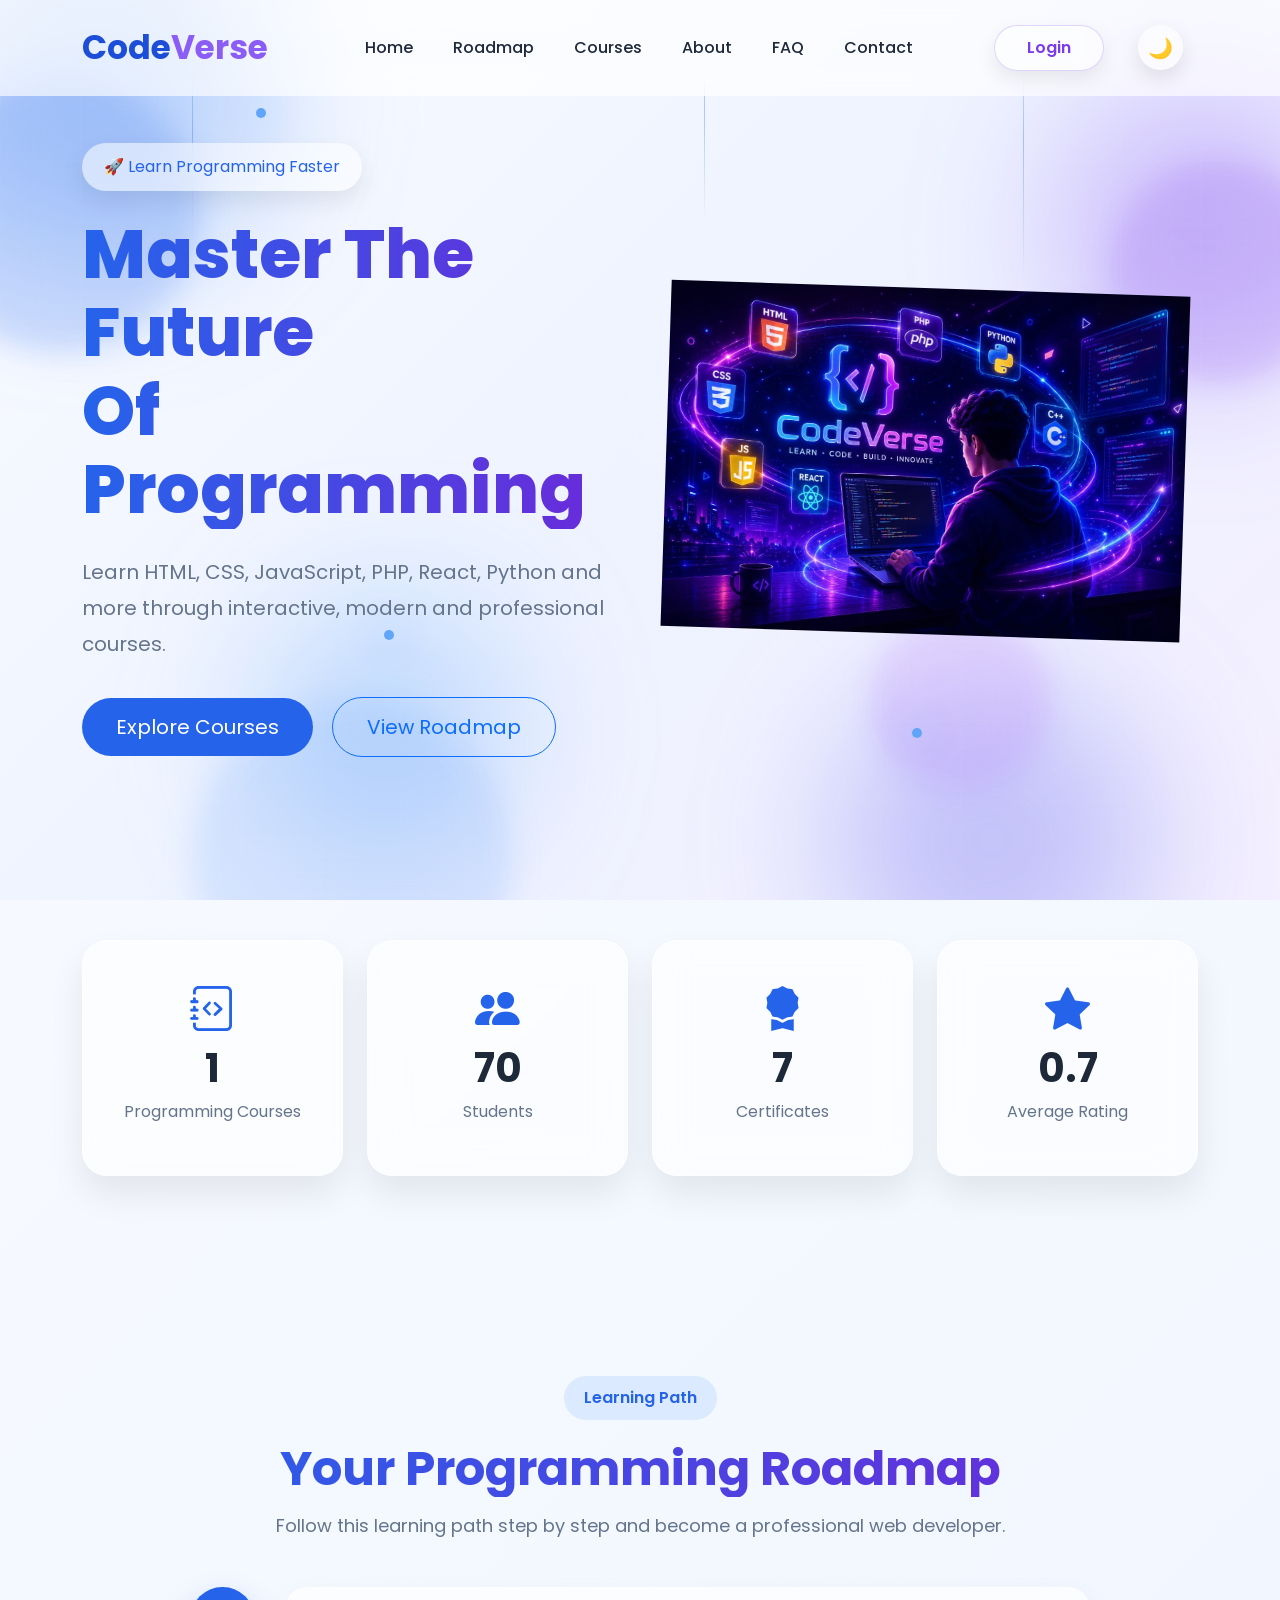
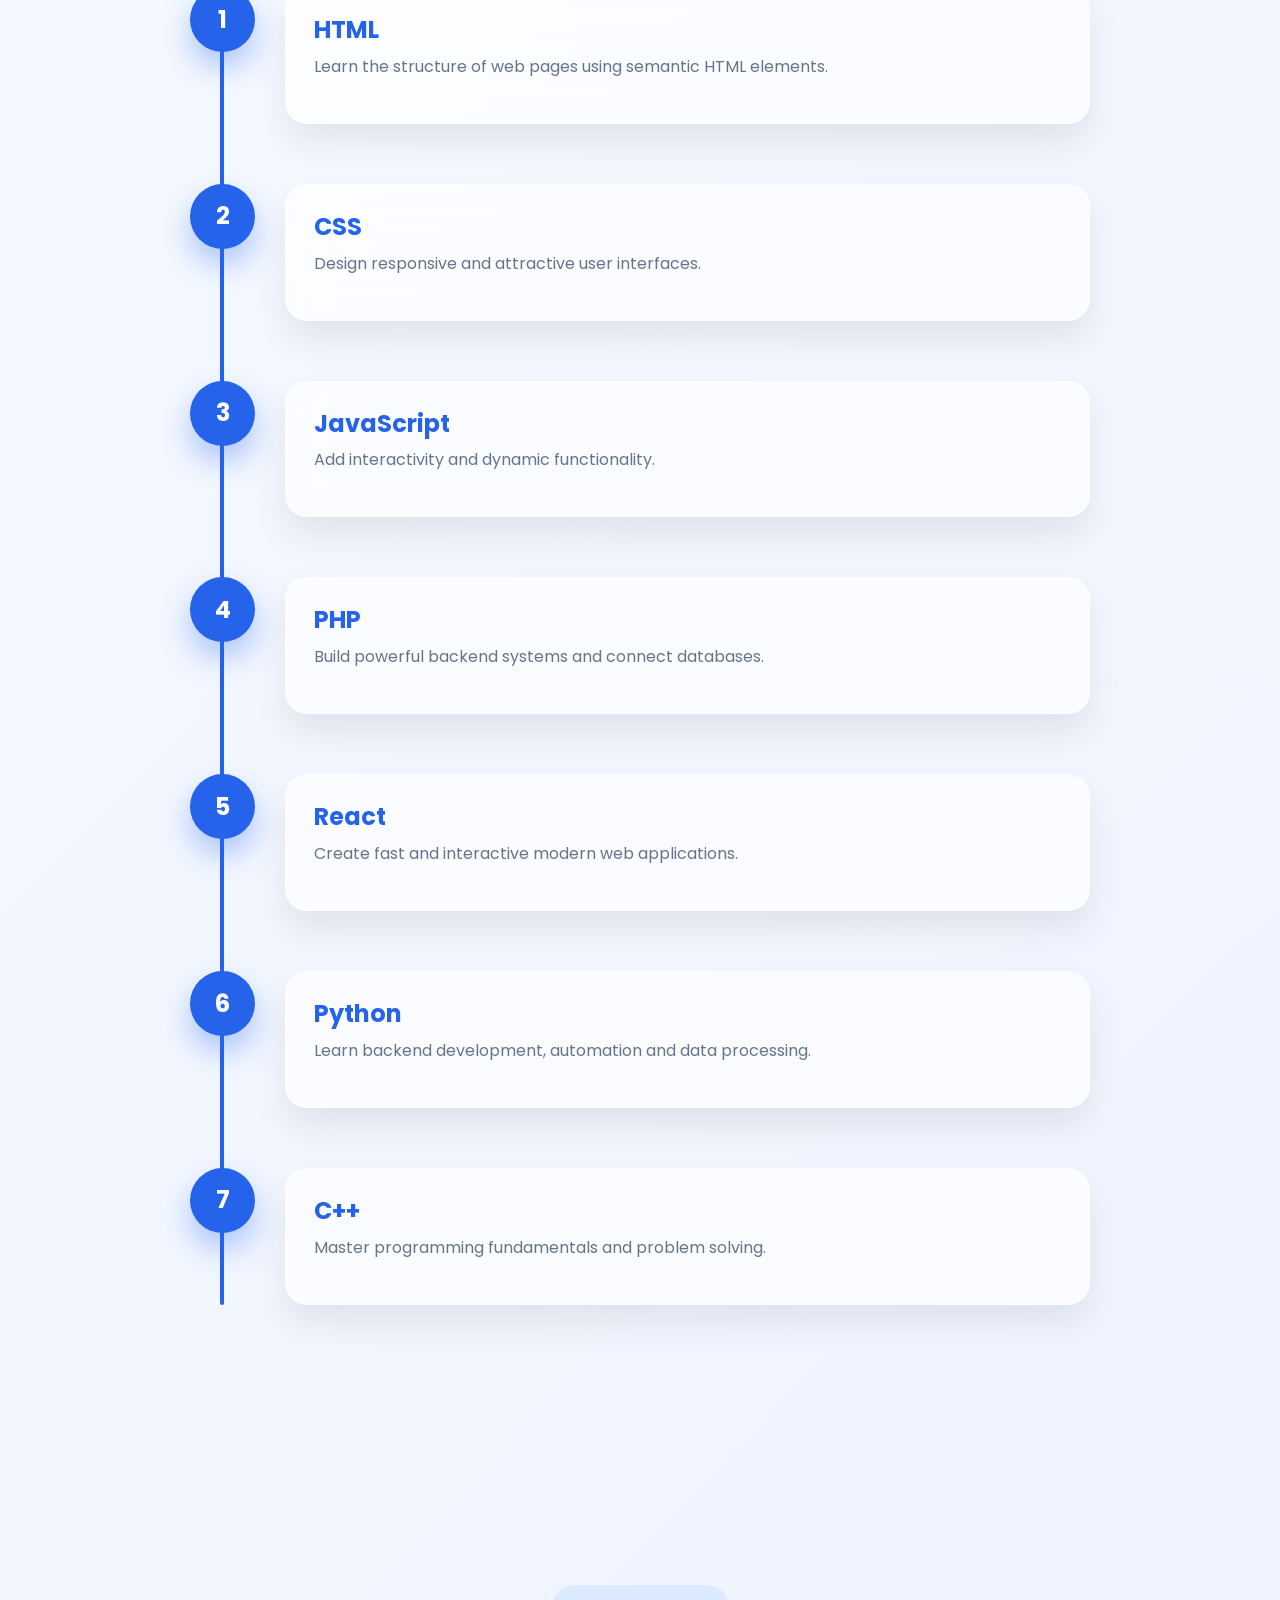
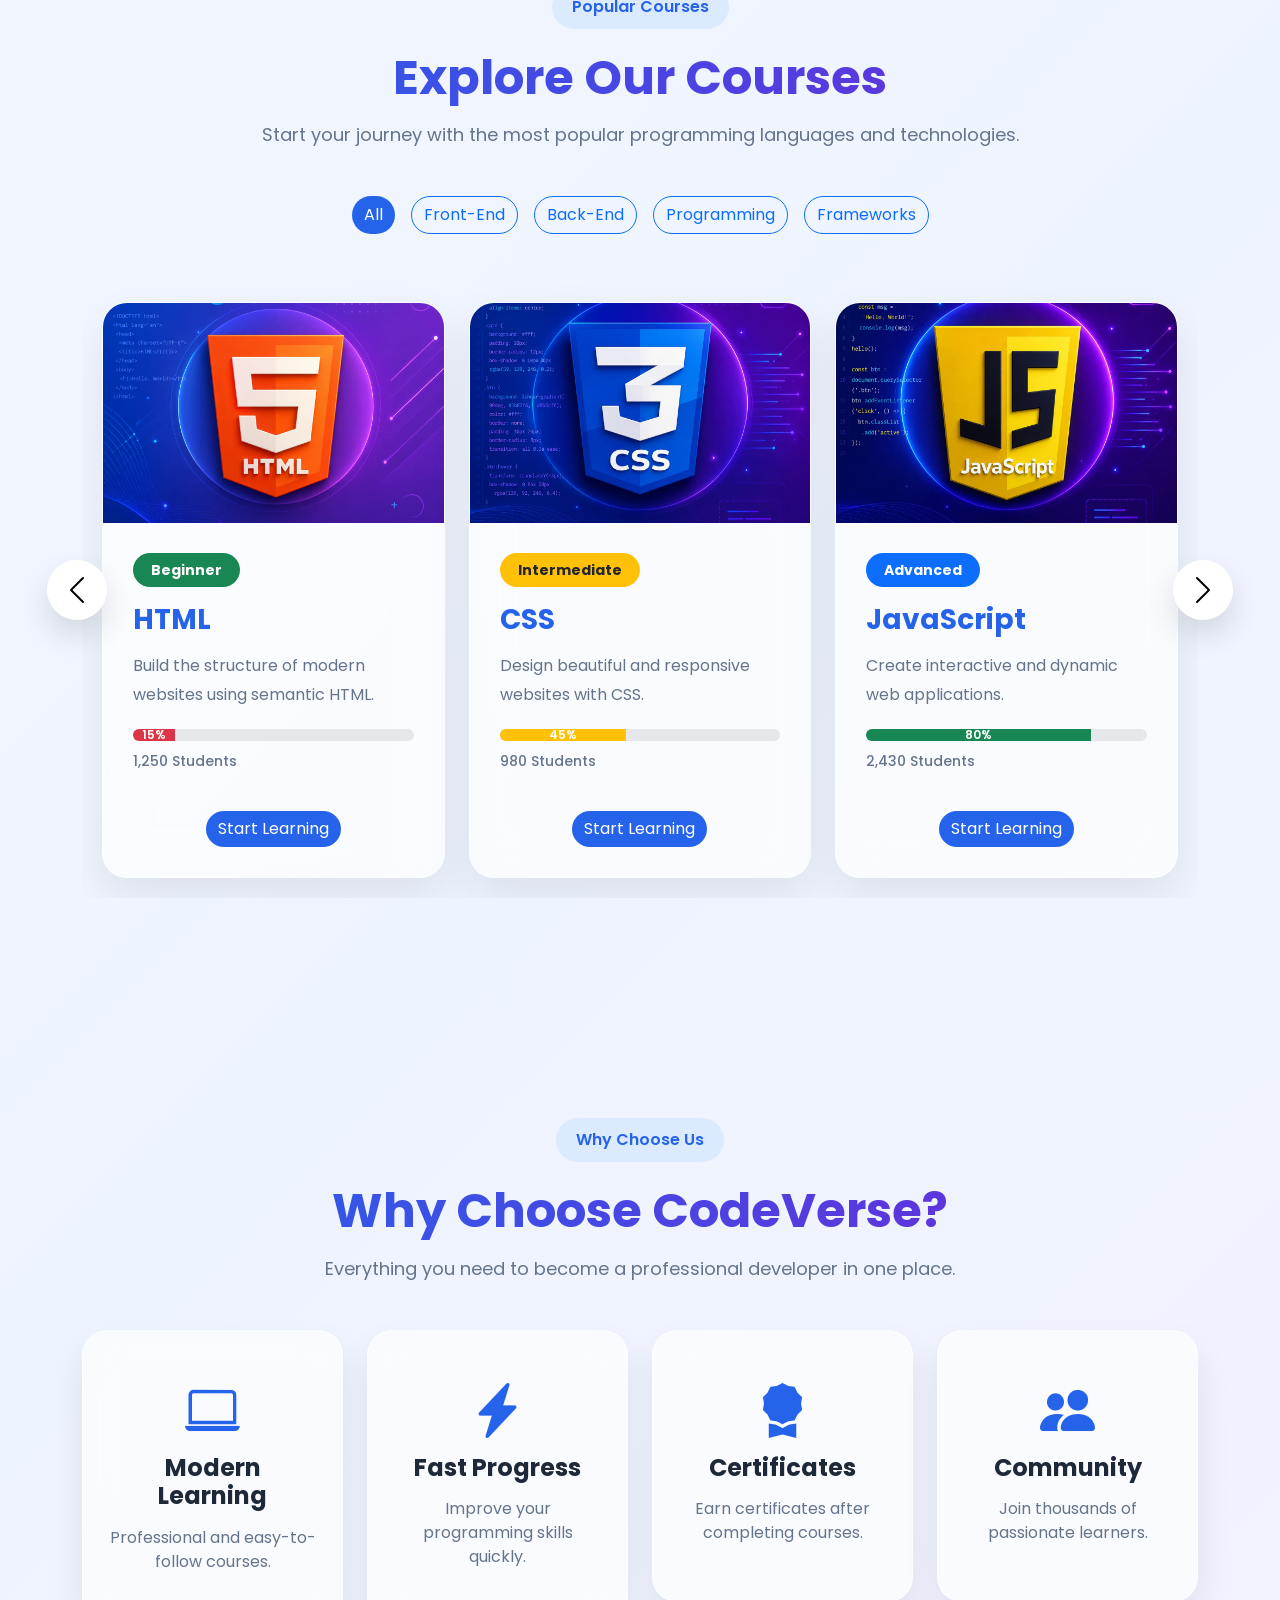
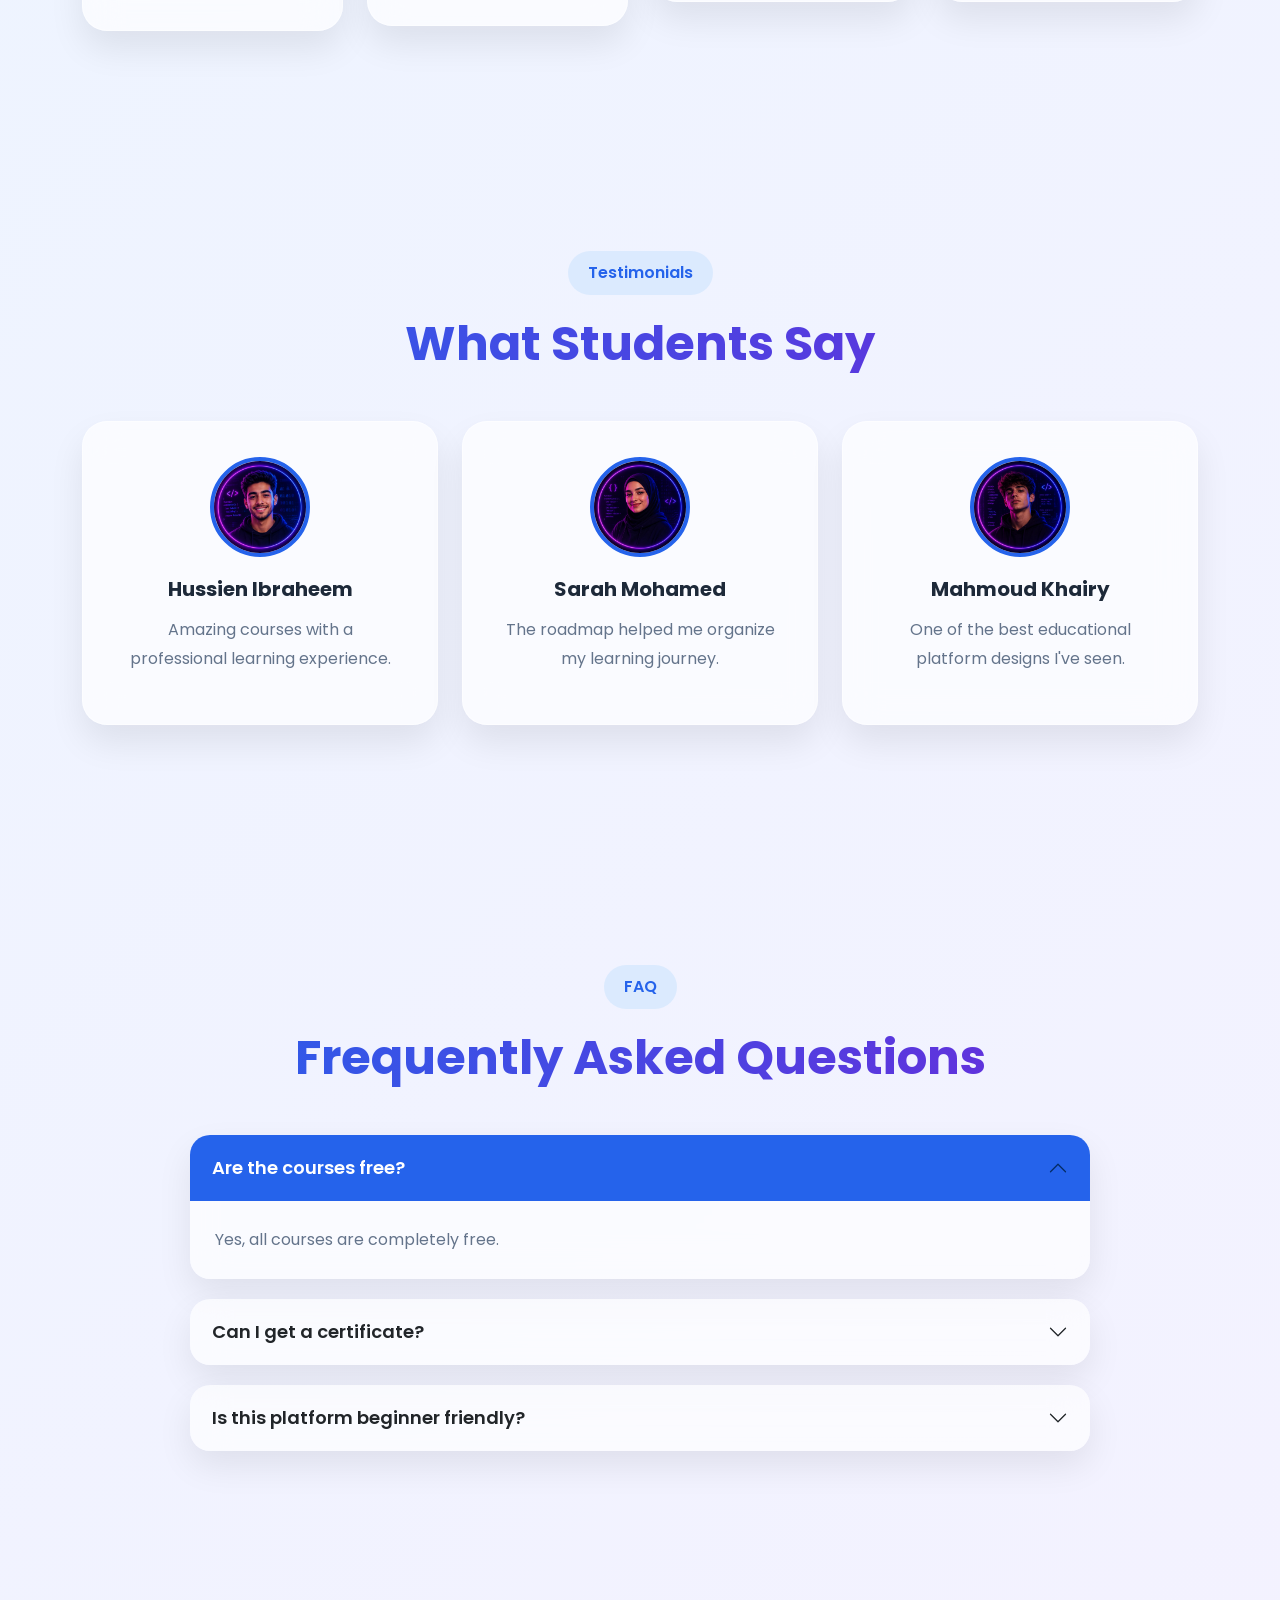
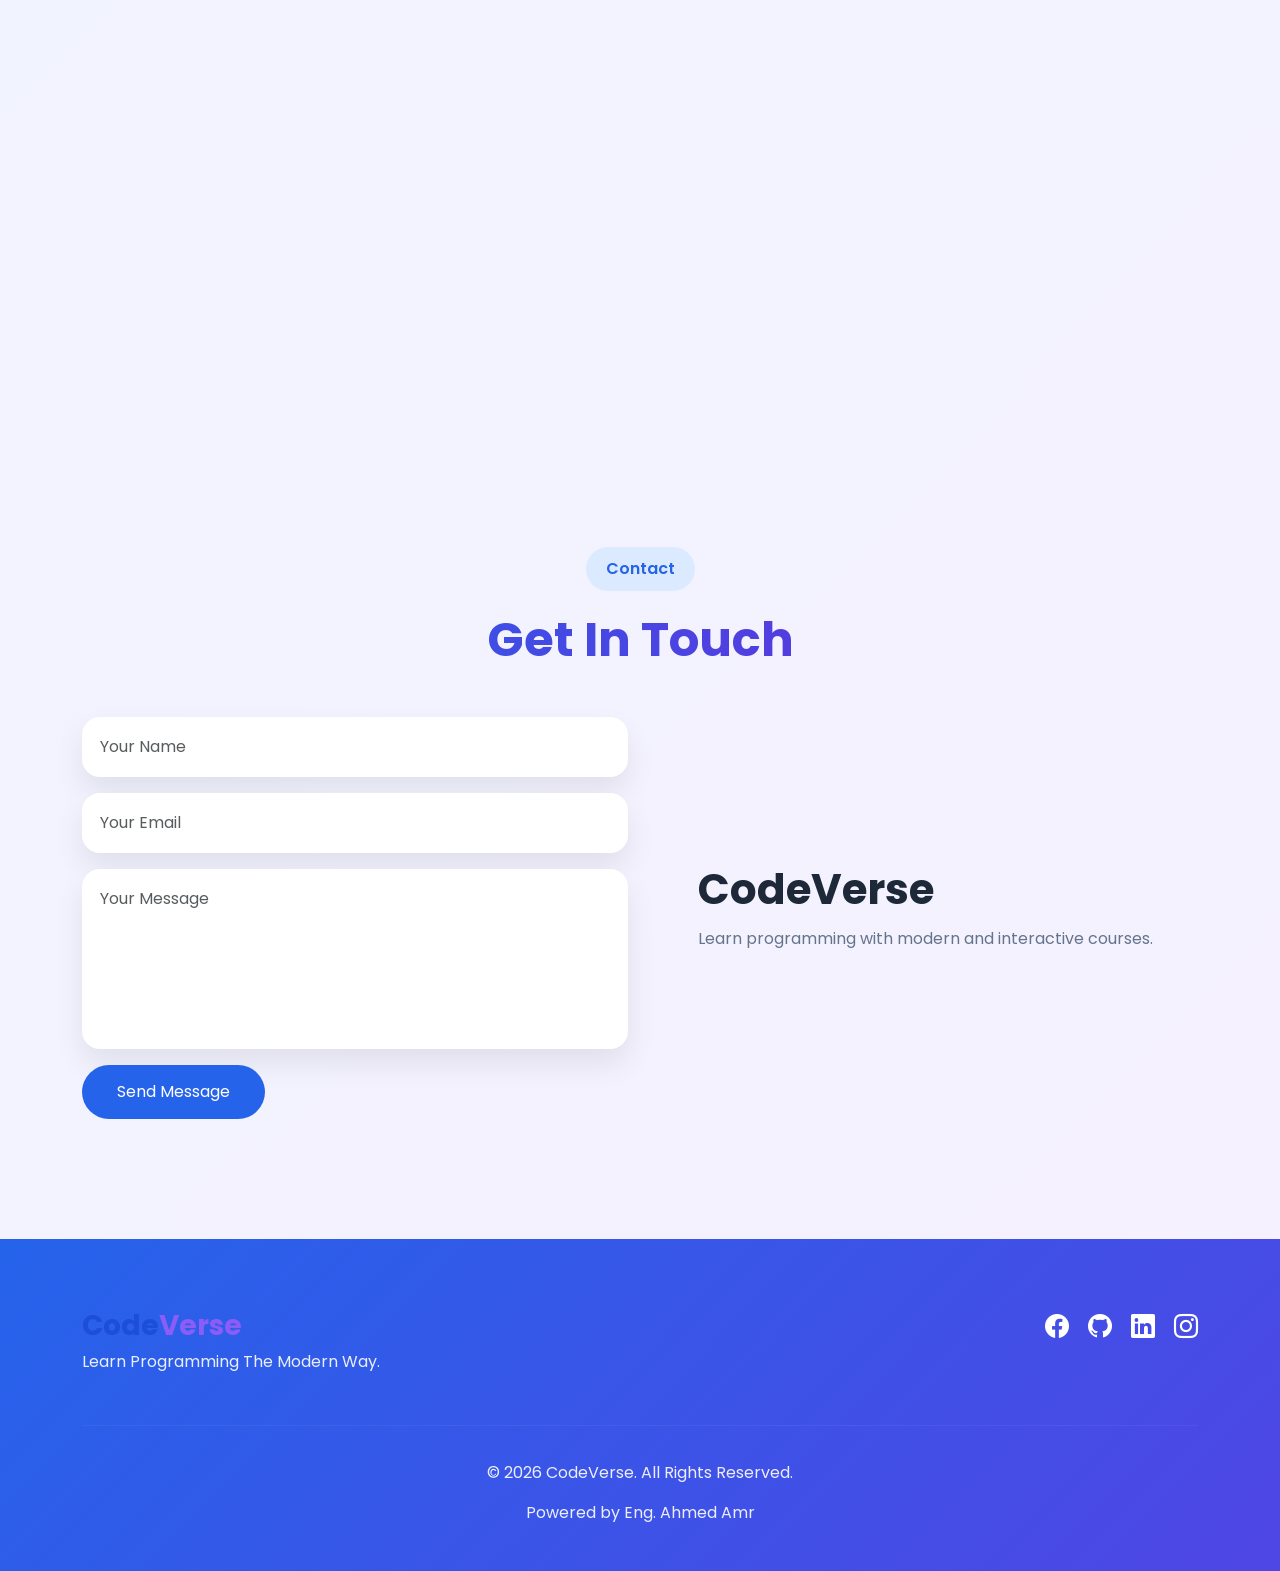
<file: index.html>
<!DOCTYPE html>
<html lang="en">

<head>
    <meta charset="UTF-8">
    <meta name="viewport" content="width=device-width, initial-scale=1.0">
    <title>CodeVerse | Learn Programming</title>


    <link rel="icon" type="image/svg+xml" href="favicon.svg">



    <link rel="stylesheet" href="https://cdn.jsdelivr.net/npm/bootstrap-icons@1.13.1/font/bootstrap-icons.min.css">
    <link href="https://cdn.jsdelivr.net/npm/bootstrap@5.3.8/dist/css/bootstrap.min.css" rel="stylesheet">
    <link href="https://cdn.jsdelivr.net/npm/bootstrap@5.3.8/dist/css/bootstrap.min.css" rel="stylesheet"
        integrity="sha384-sRIl4kxILFvY47J16cr9ZwB07vP4J8+LH7qKQnuqkuIAvNWLzeN8tE5YBujZqJLB" crossorigin="anonymous">
    <link rel="stylesheet" href="https://cdn.jsdelivr.net/npm/bootstrap-icons@1.11.3/font/bootstrap-icons.min.css">

    <link rel="preconnect" href="https://fonts.googleapis.com">
    <link rel="preconnect" href="https://fonts.gstatic.com" crossorigin>

    <link href="https://fonts.googleapis.com/css2?family=Poppins:wght@300;400;500;600;700;800&display=swap"
        rel="stylesheet">

    <link rel="stylesheet" href="CSS/home.css">
</head>

<body>



    <div class="background-animation">
        <span class="blob b1"></span>
        <span class="blob b2"></span>
        <span class="blob b3"></span>
        <span class="blob b4"></span>
        <span class="blob b5"></span>

        <div class="grid"></div>

        <span class="dot d1"></span>
        <span class="dot d2"></span>
        <span class="dot d3"></span>
        <span class="dot d4"></span>
        <span class="dot d5"></span>
        <span class="dot d6"></span>
    </div>

    <div id="splash-screen">

        <div class="logo-animation">

            <h1>
                <span class="code">Code</span><span class="verse">Verse</span>
            </h1>

            <p>Master The Future Of Programming</p>

            <div class="loading-bar">

                <div class="loading"></div>

            </div>

        </div>

    </div>

    <div class="background">

        <span class="circle circle1"></span>
        <span class="circle circle2"></span>
        <span class="circle circle3"></span>
        <span class="circle circle4"></span>

        <span class="line line1"></span>
        <span class="line line2"></span>
        <span class="line line3"></span>

    </div>
    <header>
        <nav class="navbar navbar-expand-lg fixed-top">

            <div class="container">

                <a class="navbar-brand" href="#">

                    <span class="logo-code">Code</span><span class="logo-verse">Verse</span>

                </a>

                <button class="navbar-toggler" type="button" data-bs-toggle="collapse" data-bs-target="#navbarNav">

                    <span class="navbar-toggler-icon"></span>

                </button>

                <div class="collapse navbar-collapse" id="navbarNav">

                    <ul class="navbar-nav mx-auto">

                        <li class="nav-item">
                            <a class="nav-link active" href="#">Home</a>
                        </li>

                        <li class="nav-item">
                            <a class="nav-link" href="#roadmap">Roadmap</a>
                        </li>

                        <li class="nav-item">
                            <a class="nav-link" href="#courses">Courses</a>
                        </li>

                        <li class="nav-item">
                            <a class="nav-link" href="#about">About</a>
                        </li>

                        <li class="nav-item">
                            <a class="nav-link" href="#faq">FAQ</a>
                        </li>

                        <li class="nav-item">
                            <a class="nav-link" href="#contact">Contact</a>
                        </li>

                    </ul>


                    <a href="HTML/login.html" id="loginbtn">
                        Login
                    </a>




                    <button id="theme-toggle" class="theme-btn ms-3">
                        🌙
                    </button>


                </div>

            </div>

        </nav>
    </header>
    <section class="hero" id="home">

        <div class="container">

            <div class="row align-items-center">

                <div class="col-lg-6">

                    <span class="hero-badge">

                        🚀 Learn Programming Faster

                    </span>

                    <h1>

                        Master The Future

                        <br>

                        Of Programming

                    </h1>

                    <p>

                        Learn HTML, CSS, JavaScript, PHP, React,
                        Python and more through interactive,
                        modern and professional courses.

                    </p>

                    <div class="hero-buttons">

                        <a href="#courses" class="btn btn-primary btn-lg">

                            Explore Courses

                        </a>

                        <a href="#roadmap" class="btn btn-outline-primary btn-lg">

                            View Roadmap

                        </a>

                    </div>

                </div>

                <div class="col-lg-6 text-center">

                    <img src="images/herosection.jpeg" class="img-fluid hero-image" alt="Programming Illustration">

                </div>

            </div>

        </div>

    </section>
    <section class="stats-section">

        <div class="container">

            <div class="row g-4 text-center">

                <div class="col-lg-3 col-md-6">

                    <div class="stat-card">

                        <i class="bi bi-journal-code"></i>

                        <h2>7+</h2>

                        <p>Programming Courses</p>

                    </div>

                </div>

                <div class="col-lg-3 col-md-6">

                    <div class="stat-card">

                        <i class="bi bi-people-fill"></i>

                        <h2>500+</h2>

                        <p>Students</p>

                    </div>

                </div>

                <div class="col-lg-3 col-md-6">

                    <div class="stat-card">

                        <i class="bi bi-award-fill"></i>

                        <h2>50+</h2>

                        <p>Certificates</p>

                    </div>

                </div>

                <div class="col-lg-3 col-md-6">

                    <div class="stat-card">

                        <i class="bi bi-star-fill"></i>

                        <h2>4.9</h2>

                        <p>Average Rating</p>

                    </div>

                </div>

            </div>

        </div>

    </section>

    <section id="roadmap" class="roadmap-section">

        <div class="container">

            <div class="text-center mb-5">

                <span class="section-badge">

                    Learning Path

                </span>

                <h2 class="section-title">

                    Your Programming Roadmap

                </h2>

                <p class="section-description">

                    Follow this learning path step by step and become a professional web developer.

                </p>

            </div>

            <div class="roadmap">

                <div class="roadmap-item">

                    <div class="roadmap-number">

                        1

                    </div>

                    <div class="roadmap-content">

                        <h4>HTML</h4>

                        <p>

                            Learn the structure of web pages using semantic HTML elements.

                        </p>

                    </div>

                </div>

                <div class="roadmap-item">

                    <div class="roadmap-number">

                        2

                    </div>

                    <div class="roadmap-content">

                        <h4>CSS</h4>

                        <p>

                            Design responsive and attractive user interfaces.

                        </p>

                    </div>

                </div>

                <div class="roadmap-item">

                    <div class="roadmap-number">

                        3

                    </div>

                    <div class="roadmap-content">

                        <h4>JavaScript</h4>

                        <p>

                            Add interactivity and dynamic functionality.

                        </p>

                    </div>

                </div>

                <div class="roadmap-item">

                    <div class="roadmap-number">

                        4

                    </div>

                    <div class="roadmap-content">

                        <h4>PHP</h4>

                        <p>

                            Build powerful backend systems and connect databases.

                        </p>

                    </div>

                </div>

                <div class="roadmap-item">

                    <div class="roadmap-number">

                        5

                    </div>

                    <div class="roadmap-content">

                        <h4>React</h4>

                        <p>

                            Create fast and interactive modern web applications.

                        </p>

                    </div>

                </div>

                <div class="roadmap-item">

                    <div class="roadmap-number">

                        6

                    </div>

                    <div class="roadmap-content">

                        <h4>Python</h4>

                        <p>

                            Learn backend development, automation and data processing.

                        </p>

                    </div>

                </div>

                <div class="roadmap-item">

                    <div class="roadmap-number">

                        7

                    </div>

                    <div class="roadmap-content">

                        <h4>C++</h4>

                        <p>

                            Master programming fundamentals and problem solving.

                        </p>

                    </div>

                </div>

            </div>

        </div>

    </section>
    <section id="courses" class="courses-section">

        <div class="container">

            <div class="text-center mb-5">

                <span class="section-badge">
                    Popular Courses
                </span>

                <h2 class="section-title">
                    Explore Our Courses
                </h2>

                <p class="section-description">
                    Start your journey with the most popular programming languages and technologies.
                </p>

            </div>

            <div class="d-flex justify-content-center flex-wrap gap-3 mb-5">

                <button class="btn btn-primary rounded-pill">All</button>

                <button class="btn btn-outline-primary rounded-pill">Front-End</button>

                <button class="btn btn-outline-primary rounded-pill">Back-End</button>

                <button class="btn btn-outline-primary rounded-pill">Programming</button>

                <button class="btn btn-outline-primary rounded-pill">Frameworks</button>

            </div>

            <div id="courseSlider" class="carousel slide" data-bs-ride="carousel">

                <div class="carousel-inner">

                    <div class="carousel-item active">

                        <div class="row g-4">

                            <div class="col-lg-4">

                                <div class="card course-card h-100">

                                    <img src="images/HTML.jpeg" class="card-img-top">

                                    <div class="card-body">

                                        <span class="badge bg-success mb-3">
                                            Beginner
                                        </span>

                                        <h4>HTML</h4>

                                        <p>
                                            Build the structure of modern websites using semantic HTML.
                                        </p>

                                        <div class="progress mb-2">

                                            <div class="progress-bar bg-danger" style="width:15%">

                                                15%

                                            </div>

                                        </div>

                                        <small>1,250 Students</small>

                                    </div>

                                    <div class="card-footer text-center">

                                        <button class="btn btn-primary rounded-pill">

                                            Start Learning

                                        </button>

                                    </div>

                                </div>

                            </div>

                            <div class="col-lg-4">

                                <div class="card course-card h-100">

                                    <img src="images/CSS.jpeg" class="card-img-top">

                                    <div class="card-body">

                                        <span class="badge bg-warning text-dark mb-3">
                                            Intermediate
                                        </span>

                                        <h4>CSS</h4>

                                        <p>
                                            Design beautiful and responsive websites with CSS.
                                        </p>

                                        <div class="progress mb-2">

                                            <div class="progress-bar bg-warning" style="width:45%">

                                                45%

                                            </div>

                                        </div>

                                        <small>980 Students</small>

                                    </div>

                                    <div class="card-footer text-center">

                                        <button class="btn btn-primary rounded-pill">

                                            Start Learning

                                        </button>

                                    </div>

                                </div>

                            </div>

                            <div class="col-lg-4">

                                <div class="card course-card h-100">

                                    <img src="images/JS.jpeg" class="card-img-top">

                                    <div class="card-body">

                                        <span class="badge bg-primary mb-3">

                                            Advanced

                                        </span>

                                        <h4>JavaScript</h4>

                                        <p>

                                            Create interactive and dynamic web applications.

                                        </p>

                                        <div class="progress mb-2">

                                            <div class="progress-bar bg-success" style="width:80%">

                                                80%

                                            </div>

                                        </div>

                                        <small>2,430 Students</small>

                                    </div>

                                    <div class="card-footer text-center">

                                        <button class="btn btn-primary rounded-pill">

                                            Start Learning

                                        </button>

                                    </div>

                                </div>

                            </div>

                        </div>

                    </div>

                    <div class="carousel-item">

                        <div class="row g-4">

                            <div class="col-lg-4">

                                <div class="card course-card h-100">

                                    <img src="images/PHP.jpeg" class="card-img-top">

                                    <div class="card-body">

                                        <h4>PHP</h4>

                                        <p>

                                            Build powerful backend systems and dynamic websites.

                                        </p>

                                        <div class="progress mb-2">

                                            <div class="progress-bar bg-success" style="width:90%">

                                                90%

                                            </div>

                                        </div>

                                        <small>860 Students</small>

                                    </div>

                                    <div class="card-footer text-center">

                                        <button class="btn btn-primary rounded-pill">

                                            Start Learning

                                        </button>

                                    </div>

                                </div>

                            </div>

                            <div class="col-lg-4">

                                <div class="card course-card h-100">

                                    <img src="images/REACT.jpeg" class="card-img-top">

                                    <div class="card-body">

                                        <h4>React</h4>

                                        <p>

                                            Develop modern interfaces using reusable components.

                                        </p>

                                        <div class="progress mb-2">

                                            <div class="progress-bar bg-warning" style="width:55%">

                                                55%

                                            </div>

                                        </div>

                                        <small>1,920 Students</small>

                                    </div>

                                    <div class="card-footer text-center">

                                        <button class="btn btn-primary rounded-pill">

                                            Start Learning

                                        </button>

                                    </div>

                                </div>

                            </div>

                            <div class="col-lg-4">

                                <div class="card course-card h-100">

                                    <img src="images/PYTHON.jpeg" class="card-img-top">

                                    <div class="card-body">

                                        <h4>Python</h4>

                                        <p>

                                            Learn Python for backend, AI and automation.

                                        </p>

                                        <div class="progress mb-2">

                                            <div class="progress-bar bg-success" style="width:75%">

                                                75%

                                            </div>

                                        </div>

                                        <small>3,100 Students</small>

                                    </div>

                                    <div class="card-footer text-center">

                                        <button class="btn btn-primary rounded-pill">

                                            Start Learning

                                        </button>

                                    </div>

                                </div>

                            </div>

                        </div>

                    </div>

                    <div class="carousel-item">

                        <div class="row justify-content-center">

                            <div class="col-lg-4">

                                <div class="card course-card h-100">

                                    <img src="images/C++.jpeg" class="card-img-top">

                                    <div class="card-body">

                                        <h4>C++</h4>

                                        <p>

                                            Master object-oriented programming and algorithms.

                                        </p>

                                        <div class="progress mb-2">

                                            <div class="progress-bar bg-danger" style="width:20%">

                                                20%

                                            </div>

                                        </div>

                                        <small>740 Students</small>

                                    </div>

                                    <div class="card-footer text-center">

                                        <button class="btn btn-primary rounded-pill">

                                            Start Learning

                                        </button>

                                    </div>

                                </div>

                            </div>

                        </div>

                    </div>

                </div>

                <button class="carousel-control-prev" type="button" data-bs-target="#courseSlider" data-bs-slide="prev">

                    <span class="carousel-control-prev-icon"></span>

                </button>

                <button class="carousel-control-next" type="button" data-bs-target="#courseSlider" data-bs-slide="next">

                    <span class="carousel-control-next-icon"></span>

                </button>

            </div>

        </div>

    </section>
    <section id="about" class="why-section">

        <div class="container">

            <div class="text-center mb-5">

                <span class="section-badge">
                    Why Choose Us
                </span>

                <h2 class="section-title">
                    Why Choose CodeVerse?
                </h2>

                <p class="section-description">
                    Everything you need to become a professional developer in one place.
                </p>

            </div>

            <div class="row g-4">

                <div class="col-lg-3 col-md-6">

                    <div class="feature-card">

                        <i class="bi bi-laptop"></i>

                        <h4>Modern Learning</h4>

                        <p>Professional and easy-to-follow courses.</p>

                    </div>

                </div>

                <div class="col-lg-3 col-md-6">

                    <div class="feature-card">

                        <i class="bi bi-lightning-charge-fill"></i>

                        <h4>Fast Progress</h4>

                        <p>Improve your programming skills quickly.</p>

                    </div>

                </div>

                <div class="col-lg-3 col-md-6">

                    <div class="feature-card">

                        <i class="bi bi-award-fill"></i>

                        <h4>Certificates</h4>

                        <p>Earn certificates after completing courses.</p>

                    </div>

                </div>

                <div class="col-lg-3 col-md-6">

                    <div class="feature-card">

                        <i class="bi bi-people-fill"></i>

                        <h4>Community</h4>

                        <p>Join thousands of passionate learners.</p>

                    </div>

                </div>

            </div>

        </div>

    </section>

    <section class="testimonial-section">

        <div class="container">
            <article>
                <div class="text-center mb-5">

                    <span class="section-badge">
                        Testimonials
                    </span>

                    <h2 class="section-title">
                        What Students Say
                    </h2>

                </div>

                <div class="row g-4">

                    <div class="col-lg-4">

                        <div class="testimonial-card">

                            <img src="images/Hussien Ibraheem.jpeg" class="rounded-circle">

                            <h5>Hussien Ibraheem</h5>

                            <p>

                                Amazing courses with a professional learning experience.

                            </p>

                        </div>

                    </div>

                    <div class="col-lg-4">

                        <div class="testimonial-card">

                            <img src="images/Sarah Mohamed.jpeg" class="rounded-circle">

                            <h5>Sarah Mohamed</h5>

                            <p>

                                The roadmap helped me organize my learning journey.

                            </p>

                        </div>

                    </div>

                    <div class="col-lg-4">

                        <div class="testimonial-card">

                            <img src="images/Mahmoud Khairy.jpeg" class="rounded-circle">

                            <h5>Mahmoud Khairy</h5>

                            <p>

                                One of the best educational platform designs I've seen.

                            </p>

                        </div>

                    </div>

                </div>

        </div>

    </section>
    </article>
    <section id="faq" class="faq-section">

        <div class="container">

            <div class="text-center mb-5">

                <span class="section-badge">
                    FAQ
                </span>

                <h2 class="section-title">

                    Frequently Asked Questions

                </h2>

            </div>

            <div class="accordion" id="faqAccordion">

                <div class="accordion-item">

                    <h2 class="accordion-header">

                        <button class="accordion-button" data-bs-toggle="collapse" data-bs-target="#q1">

                            Are the courses free?

                        </button>

                    </h2>

                    <div id="q1" class="accordion-collapse collapse show" data-bs-parent="#faqAccordion">

                        <div class="accordion-body">

                            Yes, all courses are completely free.

                        </div>

                    </div>

                </div>

                <div class="accordion-item">

                    <h2 class="accordion-header">

                        <button class="accordion-button collapsed" data-bs-toggle="collapse" data-bs-target="#q2">

                            Can I get a certificate?

                        </button>

                    </h2>

                    <div id="q2" class="accordion-collapse collapse" data-bs-parent="#faqAccordion">

                        <div class="accordion-body">

                            Yes, after completing the course.

                        </div>

                    </div>

                </div>

                <div class="accordion-item">

                    <h2 class="accordion-header">

                        <button class="accordion-button collapsed" data-bs-toggle="collapse" data-bs-target="#q3">

                            Is this platform beginner friendly?

                        </button>

                    </h2>

                    <div id="q3" class="accordion-collapse collapse" data-bs-parent="#faqAccordion">

                        <div class="accordion-body">

                            Absolutely. It starts from the basics.

                        </div>

                    </div>

                </div>

            </div>

        </div>

    </section>

    <section class="newsletter-section">

        <div class="container text-center">

            <h2>

                Subscribe To Our Newsletter

            </h2>

            <p>

                Receive the latest programming courses and updates.

            </p>

            <div class="row justify-content-center">

                <div class="col-lg-6">

                    <div class="input-group">

                        <input type="email" class="form-control" placeholder="Enter your email">

                        <button class="btn btn-primary">

                            Subscribe

                        </button>

                    </div>

                </div>

            </div>

        </div>

    </section>

    <section id="contact" class="contact-section">

        <div class="container">

            <div class="text-center mb-5">

                <span class="section-badge">
                    Contact
                </span>

                <h2 class="section-title">

                    Get In Touch

                </h2>

            </div>

            <div class="row">

                <div class="col-lg-6">

                    <input class="form-control mb-3" placeholder="Your Name">

                    <input class="form-control mb-3" placeholder="Your Email">

                    <textarea class="form-control mb-3" rows="6" placeholder="Your Message"></textarea>

                    <button class="btn btn-primary">

                        Send Message

                    </button>

                </div>

                <div class="col-lg-6 d-flex align-items-center justify-content-center">

                    <div>


                        <h3>CodeVerse</h3>


                        <p>

                            Learn programming with modern and interactive courses.

                        </p>


                    </div>

                </div>

            </div>

        </div>

    </section>

    <footer>

        <div class="container">

            <div class="row">

                <div class="col-lg-6">

                    <h3>

                        <span class="logo-code">Code</span><span class="logo-verse">Verse</span>

                    </h3>

                    <p>

                        Learn Programming The Modern Way.

                    </p>

                </div>

                <div class="col-lg-6 text-lg-end">

                    <a href="#"><i class="bi bi-facebook"></i></a>

                    <a href="#"><i class="bi bi-github"></i></a>

                    <a href="#"><i class="bi bi-linkedin"></i></a>

                    <a href="#"><i class="bi bi-instagram"></i></a>

                </div>

            </div>

            <hr>

            <div class="text-center">

                <p>

                    © 2026 CodeVerse. All Rights Reserved.

                </p>

                <p>

                    Powered by Eng. Ahmed Amr

                </p>

            </div>

        </div>

    </footer>

    <button id="scrollTop">

        <i class="bi bi-arrow-up"></i>

    </button>

    <script src="https://cdn.jsdelivr.net/npm/bootstrap@5.3.8/dist/js/bootstrap.bundle.min.js"></script>

    <script src="JS/home.js"></script>

</body>

</html>
</file>
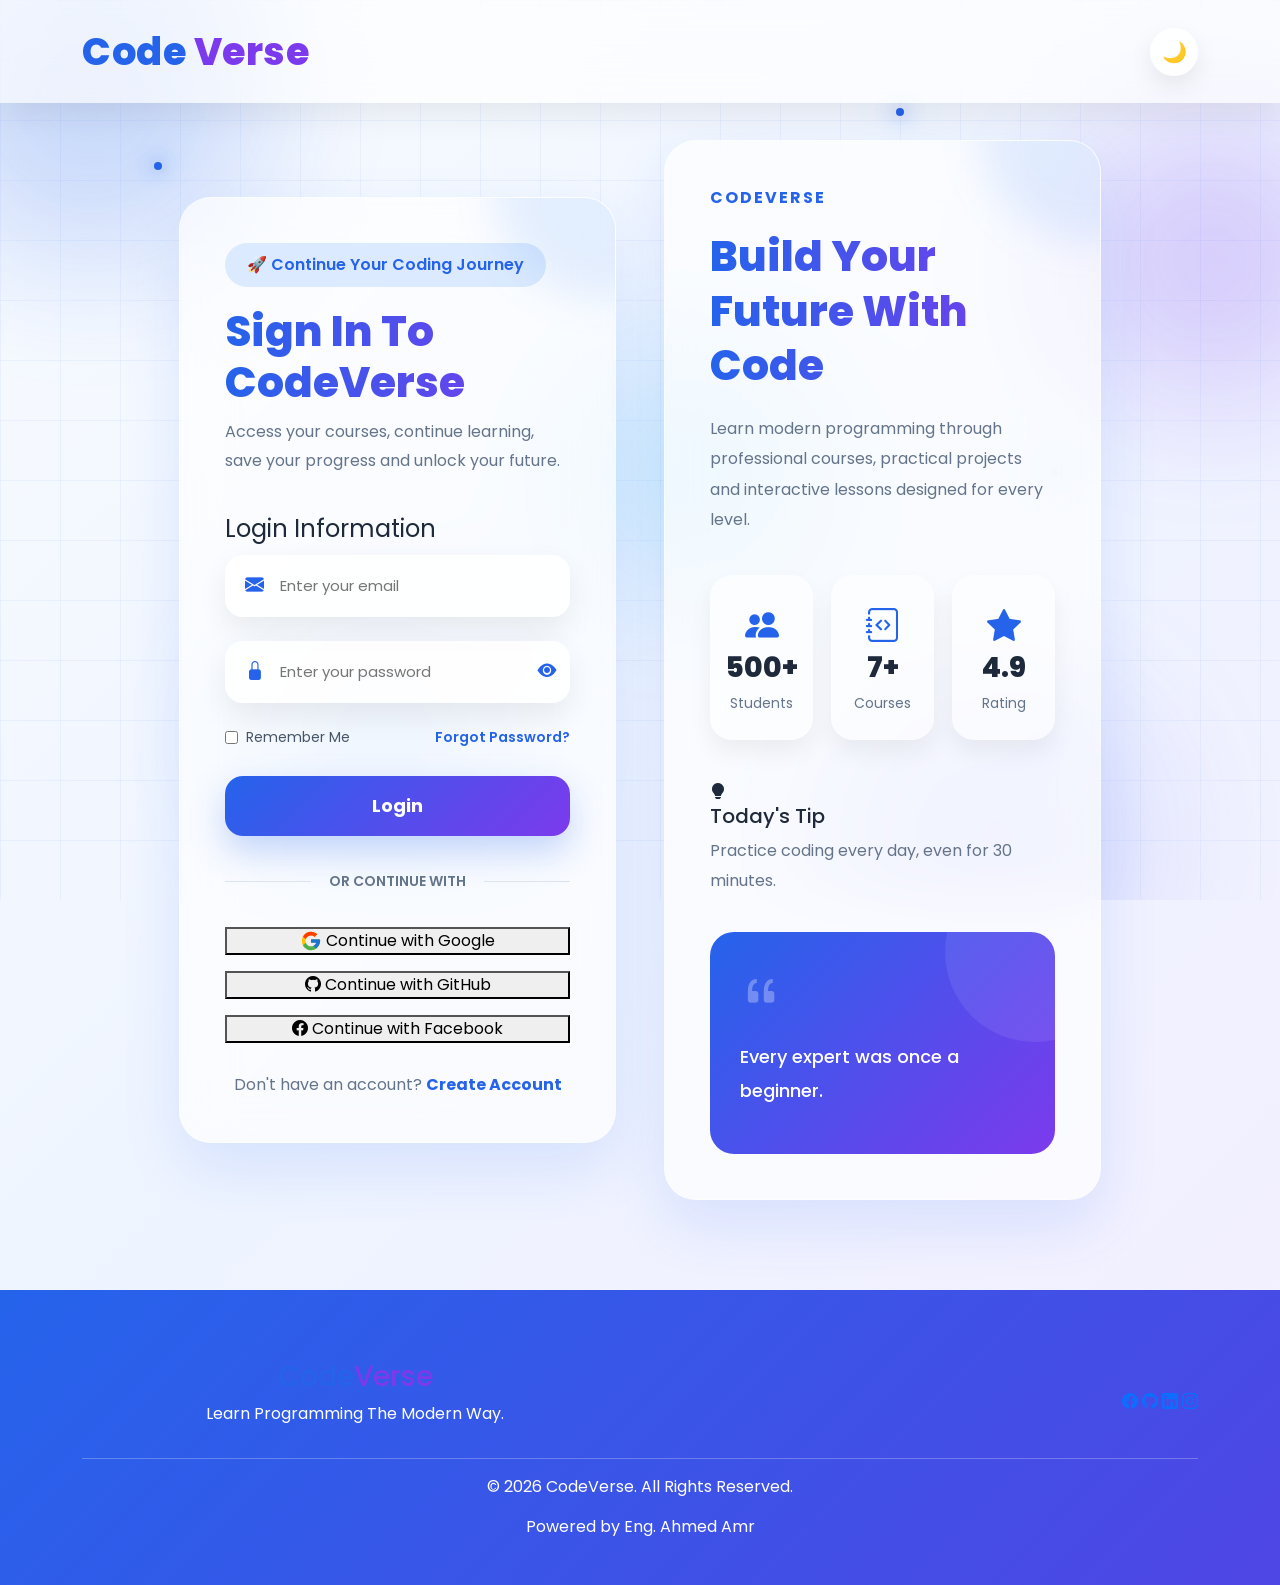
<file: HTML/login.html>
<!DOCTYPE html>
<html lang="en">

<head>

    <meta charset="UTF-8">

    <meta name="viewport" content="width=device-width, initial-scale=1.0">

    <title>CodeVerse | Login</title>



    <link rel="icon" type="image/svg+xml" href="favicon.svg">


    <link href="https://cdn.jsdelivr.net/npm/bootstrap@5.3.8/dist/css/bootstrap.min.css" rel="stylesheet">

    <link rel="stylesheet" href="https://cdn.jsdelivr.net/npm/bootstrap-icons@1.13.1/font/bootstrap-icons.min.css">

    <link rel="preconnect" href="https://fonts.googleapis.com">

    <link rel="preconnect" href="https://fonts.gstatic.com" crossorigin>

    <link href="https://fonts.googleapis.com/css2?family=Poppins:wght@300;400;500;600;700;800&display=swap"
        rel="stylesheet">

    <link rel="stylesheet" href="../CSS/login.css">

</head>

<body>

    <div class="background-animation">

        <span class="blob b1"></span>
        <span class="blob b2"></span>
        <span class="blob b3"></span>
        <span class="blob b4"></span>
        <span class="blob b5"></span>

        <div class="grid"></div>

        <span class="dot d1"></span>
        <span class="dot d2"></span>
        <span class="dot d3"></span>
        <span class="dot d4"></span>
        <span class="dot d5"></span>
        <span class="dot d6"></span>

    </div>

    <header>

        <nav class="navbar navbar-expand-lg fixed-top">

            <div class="container">

                <a class="navbar-brand" href="index.html">

                    <span class="logo-code">

                        Code

                    </span>

                    <span class="logo-verse">

                        Verse

                    </span>

                </a>

                <button id="theme-toggle" class="theme-btn">

                    🌙

                </button>

            </div>

        </nav>

    </header>

    <main>

        <section class="login-section">

            <div class="container">

                <div class="row justify-content-center align-items-center g-5">

                    <div class="col-lg-5">

                        <div class="login-card">

                            <span class="login-badge">

                                🚀 Continue Your Coding Journey

                            </span>

                            <h2>

                                Sign In To CodeVerse

                            </h2>

                            <p class="login-text">

                                Access your courses, continue learning,
                                save your progress and unlock your future.

                            </p>

                            <form id="loginForm" novalidate>

                                <fieldset>

                                    <legend>

                                        Login Information

                                    </legend>

                                    <div class="input-box">

                                        <i class="bi bi-envelope-fill"></i>

                                        <input type="email" id="email" name="email" placeholder="Enter your email"
                                            autocomplete="email" required>

                                    </div>
                                    <div class="input-box">

                                        <i class="bi bi-lock-fill"></i>

                                        <input type="password" id="password" name="password"
                                            placeholder="Enter your password" autocomplete="current-password" required>

                                        <button type="button" id="togglePassword" class="password-toggle">

                                            <i class="bi bi-eye-fill"></i>

                                        </button>

                                    </div>

                                </fieldset>

                                <div class="options">

                                    <label class="remember">

                                        <input type="checkbox" id="remember" autocomplete="off">

                                        <span>

                                            Remember Me

                                        </span>

                                    </label>

                                    <a href="#">

                                        Forgot Password?

                                    </a>

                                </div>

                                <button type="submit" class="login-btn">

                                    <span class="btn-text">

                                        Login

                                    </span>

                                    <span class="spinner-border spinner-border-sm d-none" id="loginSpinner">

                                    </span>

                                </button>

                            </form>

                            <div class="divider">

                                <span>

                                    OR CONTINUE WITH

                                </span>

                            </div>

                            <div class="social-buttons">

                                <button class="social-btn google-btn">

                                    <svg width="22" height="22" viewBox="0 0 48 48">

                                        <path fill="#FFC107"
                                            d="M43.6 20.5H42V20H24v8h11.3C33.7 32.7 29.3 36 24 36c-6.6 0-12-5.4-12-12S17.4 12 24 12c3 0 5.7 1.1 7.8 3l5.7-5.7C34.1 6.1 29.3 4 24 4 12.9 4 4 12.9 4 24s8.9 20 20 20 20-8.9 20-20c0-1.3-.1-2.3-.4-3.5z" />

                                        <path fill="#FF3D00"
                                            d="M6.3 14.7l6.6 4.8C14.7 15.2 18.9 12 24 12c3 0 5.7 1.1 7.8 3l5.7-5.7C34.1 6.1 29.3 4 24 4 16.3 4 9.7 8.3 6.3 14.7z" />

                                        <path fill="#4CAF50"
                                            d="M24 44c5.2 0 10-2 13.4-5.2l-6.2-5.2C29.2 35.1 26.7 36 24 36c-5.2 0-9.6-3.3-11.2-8l-6.6 5.1C9.6 39.6 16.3 44 24 44z" />

                                        <path fill="#1976D2"
                                            d="M43.6 20.5H42V20H24v8h11.3c-1.1 3.1-3.3 5.4-6.1 6.9l6.2 5.2C39.9 36.5 44 31 44 24c0-1.3-.1-2.3-.4-3.5z" />

                                    </svg>

                                    Continue with Google

                                </button>

                                <button class="social-btn github-btn">

                                    <i class="bi bi-github"></i>

                                    Continue with GitHub

                                </button>

                                <button class="social-btn facebook-btn">

                                    <i class="bi bi-facebook"></i>

                                    Continue with Facebook

                                </button>

                            </div>

                            <div class="signup-link">

                                Don't have an account?

                                <a href="signup.html">

                                    Create Account

                                </a>

                            </div>

                        </div>

                    </div>

                    <div class="col-lg-5">

                        <div class="info-card">

                            <span class="small-title">

                                CODEVERSE

                            </span>

                            <h2>

                                Build Your Future With Code

                            </h2>

                            <p>

                                Learn modern programming through professional courses, practical projects and
                                interactive lessons designed for every level.

                            </p>

                            <div class="stats">

                                <div class="stat">

                                    <i class="bi bi-people-fill"></i>

                                    <h4>

                                        500+

                                    </h4>

                                    <span>

                                        Students

                                    </span>

                                </div>

                                <div class="stat">

                                    <i class="bi bi-journal-code"></i>

                                    <h4>

                                        7+

                                    </h4>

                                    <span>

                                        Courses

                                    </span>

                                </div>

                                <div class="stat">

                                    <i class="bi bi-star-fill"></i>

                                    <h4>

                                        4.9

                                    </h4>

                                    <span>

                                        Rating

                                    </span>

                                </div>

                            </div>

                            <div class="tip-card">

                                <i class="bi bi-lightbulb-fill"></i>

                                <h5>

                                    Today's Tip

                                </h5>

                                <p id="tipText">

                                    Practice coding every day, even for 30 minutes.

                                </p>

                            </div>

                            <div class="quote-box">

                                <i class="bi bi-quote"></i>

                                <p id="quote">

                                    Every expert was once a beginner.

                                </p>

                            </div>

                        </div>

                    </div>

                </div>

            </div>

        </section>

    </main>

    <div id="toastMessage" class="toast-message">

        <i class="bi bi-check-circle-fill"></i>

        <div>

            <strong>

                Login Successful

            </strong>

            <p>

                Redirecting to CodeVerse...

            </p>

        </div>

    </div>
    <footer>

        <div class="container">

            <div class="row">

                <div class="col-lg-6">

                    <h3>

                        <span class="logo-code">Code</span><span class="logo-verse">Verse</span>

                    </h3>

                    <p>

                        Learn Programming The Modern Way.

                    </p>

                </div>

                <div class="col-lg-6 text-lg-end">

                    <a href="#"><i class="bi bi-facebook"></i></a>

                    <a href="#"><i class="bi bi-github"></i></a>

                    <a href="#"><i class="bi bi-linkedin"></i></a>

                    <a href="#"><i class="bi bi-instagram"></i></a>

                </div>

            </div>

            <hr>

            <div class="text-center">

                <p>

                    © 2026 CodeVerse. All Rights Reserved.

                </p>

                <p>

                    Powered by Eng. Ahmed Amr

                </p>

            </div>

        </div>

    </footer>


    <script src="https://cdn.jsdelivr.net/npm/bootstrap@5.3.8/dist/js/bootstrap.bundle.min.js"></script>

    <script src="../JS/login.js"></script>

</body>

</html>
</file>
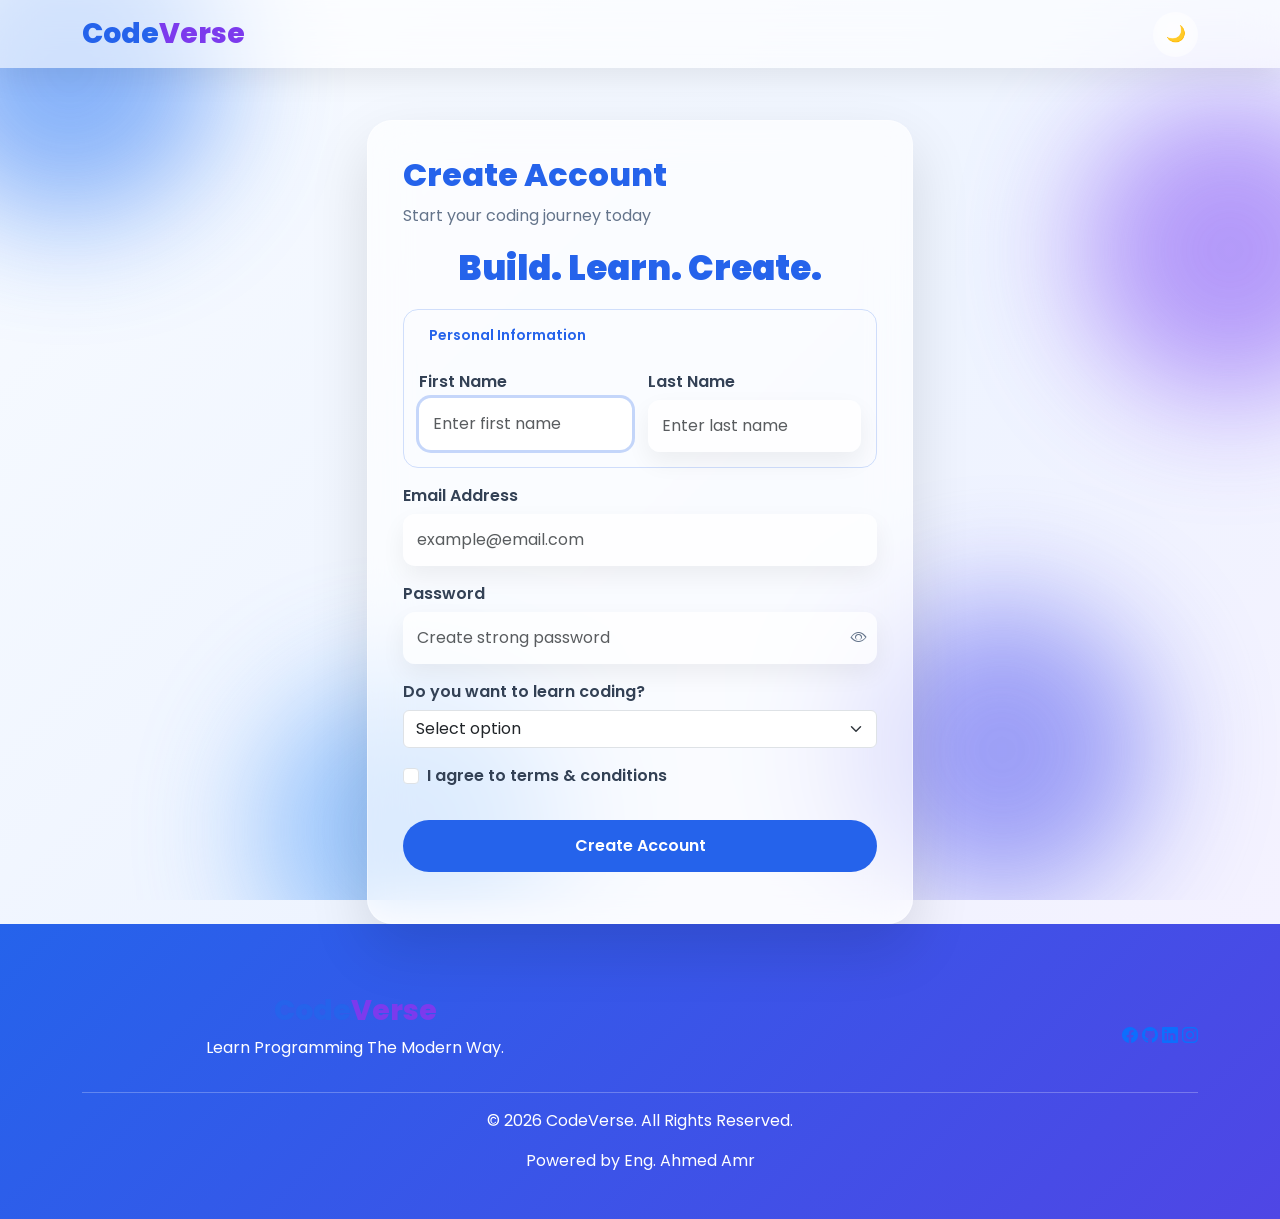
<file: HTML/signup.html>
<!DOCTYPE html>
<html lang="en">

<head>
    <meta charset="UTF-8">
    <meta name="viewport" content="width=device-width, initial-scale=1.0">

    <title>CodeVerse | Sign Up</title>





    <link rel="icon" type="image/svg+xml" href="favicon.svg">

    <link href="https://cdn.jsdelivr.net/npm/bootstrap@5.3.8/dist/css/bootstrap.min.css" rel="stylesheet">


    <link rel="stylesheet" href="https://cdn.jsdelivr.net/npm/bootstrap-icons@1.13.1/font/bootstrap-icons.min.css">

    <link href="https://fonts.googleapis.com/css2?family=Poppins:wght@300;400;500;600;700&display=swap"
        rel="stylesheet">


    <link rel="stylesheet" href="../CSS/signup.css">
</head>

<body>


    <div class="background-animation">
        <span class="blob b1"></span>
        <span class="blob b2"></span>
        <span class="blob b3"></span>
        <span class="blob b4"></span>
    </div>


    <nav class="navbar fixed-top">
        <div class="container d-flex justify-content-between align-items-center">

            <a class="navbar-brand" href="#">
                <span class="logo-code">Code</span><span class="logo-verse">Verse</span>
            </a>

            <button id="theme-toggle" class="theme-btn" type="button" aria-label="Toggle Theme">
                🌙
            </button>

        </div>
    </nav>



    <section class="signup-section">

        <div class="container">
            <div class="row justify-content-center">

                <div class="col-lg-6">

                    <div class="signup-card">


                        <h2>Create Account</h2>
                        <p>Start your coding journey today</p>


                        <div class="keyword-highlight">
                            Build. Learn. Create.
                        </div>


                        <form id="signupForm" novalidate>


                            <fieldset>
                                <legend>Personal Information</legend>

                                <div class="row g-3">

                                    <div class="col-md-6">
                                        <label>First Name</label>
                                        <input type="text" class="form-control" placeholder="Enter first name"
                                            autocomplete="given-name" required autofocus>
                                    </div>

                                    <div class="col-md-6">
                                        <label>Last Name</label>
                                        <input type="text" class="form-control" placeholder="Enter last name"
                                            autocomplete="family-name" required>
                                    </div>

                                </div>
                            </fieldset>


                            <div class="mt-3">
                                <label>Email Address</label>
                                <input type="email" class="form-control" placeholder="example@email.com"
                                    autocomplete="email" required>
                            </div>


                            <div class="mt-3">
                                <label>Password</label>

                                <div class="password-box">
                                    <input type="password" id="password" class="form-control"
                                        placeholder="Create strong password" autocomplete="new-password" required>

                                    <button type="button" id="togglePassword" aria-label="Show Password">
                                        <i class="bi bi-eye"></i>
                                    </button>
                                </div>
                            </div>


                            <div class="mt-3">
                                <label>Do you want to learn coding?</label>
                                <select class="form-select" required>
                                    <option value="">Select option</option>
                                    <option>Yes, absolutely</option>
                                    <option>Maybe later</option>
                                    <option>No</option>
                                </select>
                            </div>

                            <!-- TERMS -->
                            <div class="form-check mt-3">
                                <input class="form-check-input" type="checkbox" id="terms" required>
                                <label class="form-check-label" for="terms">
                                    I agree to terms & conditions
                                </label>
                            </div>


                            <button type="submit" class="btn btn-primary w-100 mt-4 signup-btn">
                                Create Account
                            </button>

                        </form>


                        <div id="messageBox" class="mt-3"></div>

                    </div>

                </div>

            </div>
        </div>

    </section>
    <footer>

        <div class="container">

            <div class="row">

                <div class="col-lg-6">

                    <h3>

                        <span class="logo-code">Code</span><span class="logo-verse">Verse</span>

                    </h3>

                    <p>

                        Learn Programming The Modern Way.

                    </p>

                </div>

                <div class="col-lg-6 text-lg-end">

                    <a href="#"><i class="bi bi-facebook"></i></a>

                    <a href="#"><i class="bi bi-github"></i></a>

                    <a href="#"><i class="bi bi-linkedin"></i></a>

                    <a href="#"><i class="bi bi-instagram"></i></a>

                </div>

            </div>

            <hr>

            <div class="text-center">

                <p>

                    © 2026 CodeVerse. All Rights Reserved.

                </p>

                <p>

                    Powered by Eng. Ahmed Amr

                </p>

            </div>

        </div>

    </footer>



    <script src="../JS/signup.js"></script>

</body>

</html>
</file>
<file: CSS/home.css>
*{
    margin:0;
    padding:0;
    box-sizing:border-box;
    scroll-behavior:smooth;
}

body{
    font-family:'Poppins',sans-serif;
    overflow-x:hidden;
    background:linear-gradient(135deg,#f8fbff,#eef4ff,#f6f1ff);
    color:#1d2939;
}

a{
    text-decoration:none;
}

section{
    padding:100px 0;
}

.container{
    position:relative;
    z-index:2;
}

.background{
    position:fixed;
    width:100%;
    height:100%;
    top:0;
    left:0;
    overflow:hidden;
    z-index:-2;
    background:linear-gradient(135deg,#f9fbff,#eef3ff,#f4efff);
}

.circle{
    position:absolute;
    border-radius:50%;
    filter:blur(70px);
    animation:float 12s ease-in-out infinite;
}

.circle1{
    width:350px;
    height:350px;
    background:#3b82f655;
    top:-80px;
    left:-80px;
}

.circle2{
    width:300px;
    height:300px;
    background:#8b5cf655;
    right:-70px;
    top:80px;
    animation-delay:2s;
}

.circle3{
    width:260px;
    height:260px;
    background:#60a5fa55;
    bottom:40px;
    left:20%;
    animation-delay:4s;
}

.circle4{
    width:320px;
    height:320px;
    background:#6366f155;
    bottom:-100px;
    right:10%;
    animation-delay:1s;
}

.line{
    position:absolute;
    width:1px;
    background:linear-gradient(transparent,#3b82f6,transparent);
    animation:lineMove 8s linear infinite;
    opacity:.4;
}

.line1{
    height:260px;
    left:15%;
}

.line2{
    height:220px;
    left:55%;
    animation-delay:2s;
}

.line3{
    height:280px;
    right:20%;
    animation-delay:4s;
}

#splash-screen{
    position:fixed;
    width:100%;
    height:100vh;
    background:linear-gradient(135deg,#2563eb,#4f46e5);
    display:flex;
    justify-content:center;
    align-items:center;
    flex-direction:column;
    z-index:9999;
}

.logo-animation h1{
    font-size:70px;
    font-weight:800;
}

.code{
    color:white;
}

.verse{
    color:#9ec5ff;
}

.logo-animation p{
    color:white;
    letter-spacing:2px;
    margin-top:15px;
}

.loading-bar{
    width:300px;
    height:8px;
    background:white;
    border-radius:50px;
    overflow:hidden;
    margin-top:40px;
}

.loading{
    width:0;
    height:100%;
    background:#7dd3fc;
    animation:loading 3s forwards;
}

.navbar{
    backdrop-filter:blur(18px);
    background:rgba(255,255,255,.7);
    box-shadow:0 10px 35px rgba(0,0,0,.08);
    transition:.4s;
}

.navbar-brand{
    font-size:33px;
    font-weight:700;
}

.logo-code{
    color:#1d4ed8;
}

.logo-verse{
    color:#8b5cf6;
}

.nav-link{
    color:#1e293b;
    font-weight:500;
    margin:0 12px;
    position:relative;
    transition:.3s;
}

.nav-link:hover{
    color:#2563eb;
}

.nav-link::after{
    content:"";
    position:absolute;
    width:0;
    height:3px;
    left:0;
    bottom:-6px;
    border-radius:20px;
    background:#2563eb;
    transition:.4s;
}

.nav-link:hover::after{
    width:100%;
}

.form-control{
    border-radius:40px;
    border:none;
    padding:12px 20px;
    box-shadow:0 10px 25px rgba(0,0,0,.08);
}

.form-control:focus{
    box-shadow:0 0 20px rgba(37,99,235,.3);
}

.btn{
    transition:.35s;
}

.btn-primary{
    background:#2563eb;
    border:none;
}

.btn-primary:hover{
    transform:translateY(-4px);
    box-shadow:0 15px 35px rgba(37,99,235,.35);
}

.btn-outline-primary:hover{
    transform:translateY(-4px);
}

.hero{
    min-height:100vh;
    display:flex;
    align-items:center;
}

.hero-badge{
    display:inline-block;
    padding:12px 22px;
    border-radius:40px;
    background:rgba(255,255,255,.55);
    backdrop-filter:blur(15px);
    color:#2563eb;
    margin-bottom:25px;
    box-shadow:0 10px 25px rgba(0,0,0,.08);
}

.hero h1{
    font-size:68px;
    font-weight:800;
    line-height:1.15;
    margin-bottom:25px;
}

.hero p{
    font-size:20px;
    color:#64748b;
    line-height:1.8;
    margin-bottom:35px;
}

.hero-buttons .btn{
    padding:14px 34px;
    margin-right:15px;
}

.hero-image{
    width:95%;
    animation:float 6s ease-in-out infinite;
}

.stats-section{
    padding-top:40px;
}

.stat-card{
    background:rgba(255,255,255,.6);
    backdrop-filter:blur(18px);
    border-radius:25px;
    padding:35px;
    transition:.4s;
    box-shadow:0 18px 35px rgba(0,0,0,.08);
}

.stat-card:hover{
    transform:translateY(-12px);
}

.stat-card i{
    font-size:45px;
    color:#2563eb;
    margin-bottom:20px;
}

.stat-card h2{
    font-size:40px;
    font-weight:700;
}

.stat-card p{
    color:#64748b;
}

.section-badge{
    display:inline-block;
    background:#dbeafe;
    color:#2563eb;
    padding:10px 20px;
    border-radius:30px;
    margin-bottom:20px;
    font-weight:600;
}

.section-title{
    font-size:48px;
    font-weight:700;
}

.section-description{
    color:#64748b;
    margin-top:15px;
    font-size:18px;
}

.roadmap{
    max-width:900px;
    margin:auto;
    position:relative;
}

.roadmap::before{
    content:"";
    position:absolute;
    width:4px;
    top:0;
    bottom:0;
    left:30px;
    background:#2563eb;
    border-radius:50px;
}

.roadmap-item{
    display:flex;
    gap:30px;
    margin-bottom:60px;
    position:relative;
}

.roadmap-number{
    width:65px;
    height:65px;
    border-radius:50%;
    background:#2563eb;
    color:white;
    display:flex;
    justify-content:center;
    align-items:center;
    font-size:24px;
    font-weight:700;
    box-shadow:0 15px 30px rgba(37,99,235,.35);
    flex-shrink:0;
}

.roadmap-content{
    background:rgba(255,255,255,.65);
    backdrop-filter:blur(20px);
    padding:28px;
    border-radius:22px;
    width:100%;
    box-shadow:0 18px 35px rgba(0,0,0,.08);
    transition:.35s;
}

.roadmap-content:hover{
    transform:translateX(10px);
}

.roadmap-content h4{
    color:#2563eb;
    font-weight:700;
    margin-bottom:10px;
}

.roadmap-content p{
    color:#64748b;
}

@keyframes float{
    0%,100%{
        transform:translateY(0);
    }
    50%{
        transform:translateY(-25px);
    }
}

@keyframes loading{
    to{
        width:100%;
    }
}

@keyframes lineMove{
    from{
        transform:translateY(-250px);
    }
    to{
        transform:translateY(100vh);
    }
}
.courses-section{
    padding:120px 0;
}

.course-card{
    border:none;
    border-radius:25px;
    overflow:hidden;
    background:rgba(255,255,255,.65);
    backdrop-filter:blur(20px);
    box-shadow:0 20px 45px rgba(0,0,0,.08);
    transition:.45s;
}

.course-card:hover{
    transform:translateY(-15px) scale(1.02);
    box-shadow:0 30px 60px rgba(37,99,235,.18);
}

.course-card img{
    height:220px;
    object-fit:cover;
    transition:.5s;
}

.course-card:hover img{
    transform:scale(1.08);
}

.course-card .card-body{
    padding:30px;
}

.course-card h4{
    font-size:28px;
    font-weight:700;
    color:#2563eb;
    margin-bottom:15px;
}

.course-card p{
    color:#64748b;
    line-height:1.8;
    margin-bottom:20px;
}

.course-card small{
    color:#64748b;
    font-weight:500;
}

.course-card .card-footer{
    background:none;
    border:none;
    padding-bottom:30px;
}

.badge{
    padding:10px 18px;
    border-radius:30px;
    font-size:14px;
}

.progress{
    height:12px;
    border-radius:30px;
    overflow:hidden;
    background:#e5e7eb;
}

.progress-bar{
    font-size:12px;
    font-weight:600;
}

.carousel-control-next,
.carousel-control-prev{
    width:60px;
    height:60px;
    top:45%;
    border-radius:50%;
    background:white;
    box-shadow:0 15px 30px rgba(0,0,0,.12);
    opacity:1;
}

.carousel-control-prev{
    left:-35px;
}

.carousel-control-next{
    right:-35px;
}

.carousel-control-prev-icon,
.carousel-control-next-icon{
    filter:invert(1);
}

.carousel-item{
    padding:20px;
}

.feature-card{
    text-align:center;
    padding:40px 25px;
    background:rgba(255,255,255,.65);
    backdrop-filter:blur(18px);
    border-radius:25px;
    transition:.4s;
    box-shadow:0 18px 35px rgba(0,0,0,.08);
}

.feature-card:hover{
    transform:translateY(-15px);
}

.feature-card i{
    font-size:55px;
    color:#2563eb;
    margin-bottom:20px;
}

.feature-card h4{
    font-weight:700;
    margin-bottom:15px;
}

.feature-card p{
    color:#64748b;
}

.testimonial-section{
    padding:120px 0;
}

.testimonial-card{
    background:rgba(255,255,255,.65);
    backdrop-filter:blur(18px);
    border-radius:25px;
    text-align:center;
    padding:35px;
    transition:.4s;
    box-shadow:0 18px 35px rgba(0,0,0,.08);
}

.testimonial-card:hover{
    transform:translateY(-12px);
}

.testimonial-card img{
    width:100px;
    height:100px;
    object-fit:cover;
    border-radius:50%;
    margin-bottom:20px;
    border:4px solid #2563eb;
}

.testimonial-card h5{
    font-weight:700;
    margin-bottom:15px;
}

.testimonial-card p{
    color:#64748b;
    line-height:1.8;
}
.faq-section{
    padding:120px 0;
}

.accordion{
    max-width:900px;
    margin:auto;
}

.accordion-item{
    border:none;
    border-radius:20px !important;
    overflow:hidden;
    margin-bottom:20px;
    background:rgba(255,255,255,.65);
    backdrop-filter:blur(18px);
    box-shadow:0 15px 35px rgba(0,0,0,.08);
}

.accordion-button{
    background:transparent;
    font-weight:600;
    font-size:18px;
    padding:22px;
    box-shadow:none !important;
}

.accordion-button:not(.collapsed){
    background:#2563eb;
    color:white;
}

.accordion-body{
    padding:25px;
    color:#64748b;
    line-height:1.8;
}

.newsletter-section{
    padding:120px 0;
    text-align:center;
}

.newsletter-section h2{
    font-size:48px;
    font-weight:700;
    margin-bottom:20px;
}

.newsletter-section p{
    color:#64748b;
    margin-bottom:35px;
}

.newsletter-section .input-group{
    max-width:700px;
    margin:auto;
    overflow:hidden;
    border-radius:50px;
    box-shadow:0 20px 40px rgba(0,0,0,.08);
}

.newsletter-section input{
    border:none;
    padding:18px;
}

.newsletter-section button{
    padding:18px 35px;
}

.contact-section{
    padding:120px 0;
}

.contact-section input,
.contact-section textarea{
    border:none;
    border-radius:18px;
    padding:18px;
    box-shadow:0 15px 30px rgba(0,0,0,.08);
}

.contact-section textarea{
    resize:none;
}

.contact-section button{
    padding:15px 35px;
    border-radius:40px;
}

.contact-section h3{
    font-size:42px;
    font-weight:700;
}

.contact-section p{
    color:#64748b;
    line-height:1.9;
}

footer{
    background:linear-gradient(135deg,#2563eb,#4f46e5);
    color:white;
    padding:70px 0 30px;
}

footer h3{
    font-weight:700;
}

footer p{
    opacity:.9;
}

footer a{
    color:white;
    font-size:24px;
    margin-left:15px;
    transition:.35s;
}

footer a:hover{
    color:#9ec5ff;
    transform:translateY(-5px);
}

footer hr{
    border-color:rgba(255,255,255,.2);
    margin:35px 0;
}

#scrollTop{
    position:fixed;
    right:30px;
    bottom:30px;
    width:55px;
    height:55px;
    border:none;
    border-radius:50%;
    background:#2563eb;
    color:white;
    font-size:24px;
    box-shadow:0 15px 30px rgba(37,99,235,.4);
    transition:.35s;
    z-index:1000;
}

#scrollTop:hover{
    transform:translateY(-8px) scale(1.08);
}

.section-title{
    background:linear-gradient(90deg,#2563eb,#6d28d9);
    -webkit-background-clip:text;
    -webkit-text-fill-color:transparent;
}

.hero h1{
    background:linear-gradient(90deg,#2563eb,#6d28d9);
    -webkit-background-clip:text;
    -webkit-text-fill-color:transparent;
}

.logo-code,
.logo-verse{
    transition:.4s;
}

.navbar-brand:hover .logo-code{
    text-shadow:0 0 18px #3b82f6;
}

.navbar-brand:hover .logo-verse{
    text-shadow:0 0 18px #7c3aed;
}

.hero-buttons .btn{
    border-radius:50px;
}

.course-card,
.feature-card,
.stat-card,
.testimonial-card,
.roadmap-content{
    border:1px solid rgba(255,255,255,.5);
}

.course-card:hover,
.feature-card:hover,
.stat-card:hover,
.testimonial-card:hover,
.roadmap-content:hover{
    border-color:#3b82f6;
}
@media(max-width:1200px){

    .hero h1{
        font-size:55px;
    }
    
    .section-title{
        font-size:40px;
    }
    
    .carousel-control-next{
        right:-10px;
    }
    
    .carousel-control-prev{
        left:-10px;
    }
    
    }
    
    @media(max-width:992px){
    
    .navbar{
        padding:15px 0;
    }
    
    .navbar-collapse{
        margin-top:20px;
        padding:25px;
        border-radius:20px;
        background:rgba(255,255,255,.9);
        backdrop-filter:blur(20px);
    }
    
    .hero{
        text-align:center;
        padding-top:150px;
    }
    
    .hero-image{
        margin-top:60px;
        width:80%;
    }
    
    .hero h1{
        font-size:45px;
    }
    
    .hero-buttons .btn{
        margin-bottom:15px;
    }
    
    .roadmap::before{
        left:22px;
    }
    
    .roadmap-number{
        width:50px;
        height:50px;
        font-size:20px;
    }
    
    .section-title{
        font-size:36px;
    }
    
    }
    
    @media(max-width:768px){
    
    .hero h1{
        font-size:38px;
    }
    
    .hero p{
        font-size:17px;
    }
    
    .logo-animation h1{
        font-size:48px;
    }
    
    .loading-bar{
        width:220px;
    }
    
    .section-title{
        font-size:30px;
    }
    
    .hero-image{
        width:100%;
    }
    
    .course-card img{
        height:200px;
    }
    
    .carousel-control-next,
    .carousel-control-prev{
        display:none;
    }
    
    .newsletter-section .input-group{
        display:block;
        box-shadow:none;
    }
    
    .newsletter-section input{
        margin-bottom:15px;
        border-radius:50px !important;
    }
    
    .newsletter-section button{
        width:100%;
        border-radius:50px;
    }
    
    footer{
        text-align:center;
    }
    
    footer .text-lg-end{
        margin-top:30px;
    }
    
    }
    
    @media(max-width:576px){
    
    .hero{
        padding-top:130px;
    }
    
    .hero h1{
        font-size:32px;
    }
    
    .hero p{
        font-size:16px;
    }
    
    .hero-badge{
        font-size:14px;
    }
    
    .section-title{
        font-size:28px;
    }
    
    .section-description{
        font-size:16px;
    }
    
    .stat-card{
        padding:25px;
    }
    
    .feature-card{
        padding:30px;
    }
    
    .testimonial-card{
        padding:25px;
    }
    
    .course-card h4{
        font-size:24px;
    }
    
    }
    
    .fade-up{
        animation:fadeUp .9s ease forwards;
    }
    
    .zoom-in{
        animation:zoomIn .8s ease forwards;
    }
    
    .fade-left{
        animation:fadeLeft .8s ease forwards;
    }
    
    .fade-right{
        animation:fadeRight .8s ease forwards;
    }
    
    .glow{
        animation:glow 2s infinite alternate;
    }
    
    .pulse{
        animation:pulse 2s infinite;
    }
    
    .rotate{
        animation:rotateSlow 18s linear infinite;
    }
    
    .float{
        animation:float 6s ease-in-out infinite;
    }
    
    .bounce{
        animation:bounce 2s infinite;
    }
    
    .hero-image:hover{
        transform:scale(1.05) rotate(-2deg);
        transition:.5s;
    }
    
    .course-card:hover .btn{
        transform:scale(1.05);
    }
    
    .feature-card:hover i{
        transform:rotate(10deg) scale(1.15);
        transition:.4s;
    }
    
    .nav-link:hover{
        transform:translateY(-2px);
    }
    
    .logo-animation h1{
        animation:fadeDown 1.2s ease;
    }
    
    .hero-badge{
        animation:fadeUp .8s ease;
    }
    
    .section-badge{
        animation:fadeUp .8s ease;
    }
    
    @keyframes fadeUp{
    
    from{
    opacity:0;
    transform:translateY(40px);
    }
    
    to{
    opacity:1;
    transform:translateY(0);
    }
    
    }
    
    @keyframes fadeDown{
    
    from{
    opacity:0;
    transform:translateY(-40px);
    }
    
    to{
    opacity:1;
    transform:translateY(0);
    }
    
    }
    
    @keyframes fadeLeft{
    
    from{
    opacity:0;
    transform:translateX(-60px);
    }
    
    to{
    opacity:1;
    transform:translateX(0);
    }
    
    }
    
    @keyframes fadeRight{
    
    from{
    opacity:0;
    transform:translateX(60px);
    }
    
    to{
    opacity:1;
    transform:translateX(0);
    }
    
    }
    
    @keyframes zoomIn{
    
    from{
    opacity:0;
    transform:scale(.8);
    }
    
    to{
    opacity:1;
    transform:scale(1);
    }
    
    }
    
    @keyframes glow{
    
    from{
    box-shadow:0 0 10px rgba(37,99,235,.25);
    }
    
    to{
    box-shadow:0 0 35px rgba(109,40,217,.45);
    }
    
    }
    
    @keyframes pulse{
    
    0%{
    transform:scale(1);
    }
    
    50%{
    transform:scale(1.06);
    }
    
    100%{
    transform:scale(1);
    }
    
    }
    
    @keyframes rotateSlow{
    
    from{
    transform:rotate(0deg);
    }
    
    to{
    transform:rotate(360deg);
    }
    
    }
    
    @keyframes bounce{
    
    0%,100%{
    transform:translateY(0);
    }
    
    50%{
    transform:translateY(-12px);
    }
    
    }
    @keyframes ripple{

        from{
        
        transform:scale(0);
        opacity:.7;
        
        }
        
        to{
        
        transform:scale(4);
        opacity:0;
        
        }
        
        }


        .theme-btn{
            width:45px;
            height:45px;
            border:none;
            border-radius:50%;
            background:rgba(255,255,255,.2);
            backdrop-filter:blur(12px);
            color:#2563eb;
            font-size:20px;
            cursor:pointer;
            transition:.4s;
            margin-right:15px;
            box-shadow:0 8px 20px rgba(0,0,0,.1);
        }
        
        .theme-btn:hover{
            transform:rotate(180deg) scale(1.08);
            background:linear-gradient(135deg,#2563eb,#7c3aed);
            color:white;
        }
        
        body{
            transition:.5s;
        }
        
        body.dark-mode{
        
            background:#0f172a;
            color:white;
        
        }
        
        body.dark-mode .navbar{
        
            background:rgba(15,23,42,.85)!important;
            backdrop-filter:blur(20px);
        
        }
        
        body.dark-mode .card,
        body.dark-mode .course-card,
        body.dark-mode .feature-card,
        body.dark-mode .testimonial-card,
        body.dark-mode .roadmap-content{
        
            background:rgba(30,41,59,.75);
            color:white;
            border:1px solid rgba(255,255,255,.08);
        
        }
        
        body.dark-mode .card p,
        body.dark-mode p,
        body.dark-mode small{
        
            color:#cbd5e1;
        
        }
        
        body.dark-mode .nav-link{
        
            color:white!important;
        
        }
        
        body.dark-mode footer{
        
            background:linear-gradient(135deg,#111827,#1e293b);
        
        }
        
        body.dark-mode input,
        body.dark-mode textarea{
        
            background:#1e293b;
            color:white;
            border:none;
        
        }
        
        body.dark-mode input::placeholder{
        
            color:#94a3b8;
        }
       



        



        body{
            position:relative;
            overflow-x:hidden;
        }
        
        .background-animation{
        
            position:fixed;
        
            top:0;
            left:0;
        
            width:100%;
            height:100vh;
        
            overflow:hidden;
        
            pointer-events:none;
        
            z-index:0;
        
        }
        
        .hero,
        nav,
        section,
        footer{
        
            position:relative;
            z-index:2;
        
        }
        
        .blob{
        
            position:absolute;
        
            border-radius:50%;
        
            filter:blur(15px);
        
            backdrop-filter:blur(20px);
        
            border:1px solid rgba(255,255,255,.15);
        
            animation:moveBlob 18s ease-in-out infinite;
        
        }
        
        .b1{
        
            width:280px;
            height:280px;
        
            background:rgba(37,99,235,.18);
        
            left:-80px;
            top:8%;
        
        }
        
        .b2{
        
            width:220px;
            height:220px;
        
            background:rgba(124,58,237,.16);
        
            right:-50px;
            top:18%;
        
            animation-duration:24s;
        
        }
        
        .b3{
        
            width:320px;
            height:320px;
        
            background:rgba(59,130,246,.12);
        
            bottom:-120px;
            left:15%;
        
            animation-duration:20s;
        
        }
        
        .b4{
        
            width:180px;
            height:180px;
        
            background:rgba(168,85,247,.15);
        
            right:18%;
            bottom:12%;
        
        }
        
        .b5{
        
            width:120px;
            height:120px;
        
            background:rgba(255,255,255,.08);
        
            left:48%;
            top:40%;
        
            animation-duration:15s;
        
        }
        
        .grid{
        
            position:absolute;
        
            width:100%;
            height:100%;
        
            background-image:
        
            linear-gradient(rgba(255,255,255,.03) 1px,transparent 1px),
        
            linear-gradient(90deg,rgba(255,255,255,.03) 1px,transparent 1px);
        
            background-size:80px 80px;
        
            animation:gridMove 20s linear infinite;
        
        }
        
        .dot{
        
            position:absolute;
        
            width:10px;
            height:10px;
        
            border-radius:50%;
        
            background:#60a5fa;
        
            box-shadow:
        
            0 0 60px #60a5fa,
        
            0 0 40px #60a5fa;
        
            animation:starMove 8s ease-in-out infinite;
        
        }
        
        .d1{top:12%;left:20%;}
        .d2{top:35%;right:15%;}
        .d3{top:70%;left:30%;}
        .d4{bottom:18%;right:28%;}
        .d5{top:48%;left:72%;}
        .d6{bottom:35%;left:55%;}
        
        @keyframes moveBlob{
        
        0%,100%{
        
        transform:translate(0,0) scale(1);
        
        }
        
        25%{
        
        transform:translate(40px,-30px) scale(1.08);
        
        }
        
        50%{
        
        transform:translate(-20px,40px) scale(.95);
        
        }
        
        75%{
        
        transform:translate(30px,20px) scale(1.05);
        
        }
        
        }
        
        @keyframes starMove{
        
        0%,100%{
        
        transform:translateY(0);
        
        opacity:.6;
        
        }
        
        50%{
        
        transform:translateY(-18px);
        
        opacity:1;
        
        }
        
        }
        
        @keyframes gridMove{
        
        from{
        
        transform:translate(0,0);
        
        }
        
        to{
        
        transform:translate(80px,80px);
        
        }
        
        }




        #loginbtn{
            display:flex;
            align-items:center;
            justify-content:center;
        
            min-width:110px;
            height:46px;
        
            padding:0 26px;
        
            margin-right:18px;
        
            border-radius:50px;
        
            border:1.5px solid rgba(139,92,246,.25);
        
            background:rgba(255,255,255,.22);
        
            backdrop-filter:blur(18px);
            -webkit-backdrop-filter:blur(18px);
        
            color:#7c3aed;
        
            font-size:16px;
            font-weight:600;
        
            transition:.35s;
        
            box-shadow:
            0 8px 20px rgba(0,0,0,.08),
            inset 0 0 10px rgba(255,255,255,.2);
        }
        
        #loginbtn:hover{
            color:#fff;
            transform:translateY(-3px);
            background:#8b5cf6;
            border-color:#8b5cf6;
            box-shadow:
            0 0 18px rgba(139,92,246,.45),
            0 12px 30px rgba(139,92,246,.35);
        }
</file>
<file: CSS/login.css>
*{
    margin:0;
    padding:0;
    box-sizing:border-box;
}

html{
    scroll-behavior:smooth;
}

body{

    font-family:'Poppins',sans-serif;

    background:linear-gradient(135deg,#f8fbff,#eef4ff,#f4efff);

    min-height:100vh;

    overflow-x:hidden;

    color:#1e293b;

    transition:.5s;

    position:relative;

}

a{

    text-decoration:none;

}

button{

    cursor:pointer;

    font-family:'Poppins',sans-serif;

}

.background-animation{

    position:fixed;

    inset:0;

    overflow:hidden;

    z-index:-5;

}

.grid{

    position:absolute;

    width:100%;

    height:100%;

    background-image:

    linear-gradient(rgba(37,99,235,.05) 1px,transparent 1px),

    linear-gradient(90deg,rgba(37,99,235,.05) 1px,transparent 1px);

    background-size:60px 60px;

    animation:gridMove 20s linear infinite;

}

.blob{

    position:absolute;

    border-radius:50%;

    filter:blur(70px);

    opacity:.65;

    animation:blobFloat 16s ease-in-out infinite;

}

.b1{

    width:340px;

    height:340px;

    background:#2563eb55;

    top:-80px;

    left:-80px;

}

.b2{

    width:280px;

    height:280px;

    background:#7c3aed55;

    right:-70px;

    top:120px;

    animation-delay:2s;

}

.b3{

    width:250px;

    height:250px;

    background:#60a5fa55;

    left:20%;

    bottom:40px;

    animation-delay:4s;

}

.b4{

    width:320px;

    height:320px;

    background:#818cf855;

    right:10%;

    bottom:-100px;

    animation-delay:6s;

}

.b5{

    width:220px;

    height:220px;

    background:#38bdf855;

    top:40%;

    left:45%;

    animation-delay:8s;

}

.dot{

    position:absolute;

    width:8px;

    height:8px;

    border-radius:50%;

    background:#2563eb;

    box-shadow:

    0 0 20px #2563eb,

    0 0 40px #60a5fa;

    animation:dotFloat 10s linear infinite;

}

.d1{

    left:12%;

    top:18%;

}

.d2{

    left:70%;

    top:12%;

    animation-delay:2s;

}

.d3{

    left:40%;

    top:72%;

    animation-delay:4s;

}

.d4{

    right:18%;

    bottom:18%;

    animation-delay:6s;

}

.d5{

    left:82%;

    top:52%;

    animation-delay:8s;

}

.d6{

    left:24%;

    bottom:10%;

    animation-delay:10s;

}

.navbar{

    padding:18px 0;

    background:rgba(255,255,255,.65);

    backdrop-filter:blur(18px);

    box-shadow:0 10px 35px rgba(0,0,0,.08);

    transition:.4s;

}

.navbar-brand{

    font-size:38px;

    font-weight:800;

    letter-spacing:.5px;

}

.logo-code{

    color:#2563eb;

    transition:.4s;

}

.logo-verse{

    color:#7c3aed;

    transition:.4s;

}

.navbar-brand:hover .logo-code{

    text-shadow:0 0 20px #3b82f6;

}

.navbar-brand:hover .logo-verse{

    text-shadow:0 0 20px #8b5cf6;

}

.theme-btn{

    width:48px;

    height:48px;

    border:none;

    border-radius:50%;

    background:rgba(255,255,255,.5);

    backdrop-filter:blur(15px);

    color:#2563eb;

    font-size:21px;

    transition:.4s;

    box-shadow:0 10px 25px rgba(0,0,0,.08);

}

.theme-btn:hover{

    transform:rotate(180deg) scale(1.08);

    background:linear-gradient(135deg,#2563eb,#7c3aed);

    color:white;

}

.login-section{

    min-height:100vh;

    display:flex;

    align-items:center;

    padding:120px 0 80px;

}

.login-card{

    background:rgba(255,255,255,.65);

    backdrop-filter:blur(22px);

    border:1px solid rgba(255,255,255,.45);

    border-radius:32px;

    padding:45px;

    box-shadow:

    0 20px 45px rgba(0,0,0,.08),

    inset 0 1px 1px rgba(255,255,255,.4);

    transition:.45s;

}

.login-card:hover{

    transform:translateY(-8px);

    box-shadow:

    0 30px 60px rgba(37,99,235,.18);

}

.login-badge{

    display:inline-block;

    padding:10px 22px;

    border-radius:50px;

    background:#dbeafe;

    color:#2563eb;

    font-weight:600;

    margin-bottom:20px;

}

.login-card h2{

    font-size:42px;

    font-weight:800;

    margin-bottom:15px;

    background:linear-gradient(90deg,#2563eb,#7c3aed);

    -webkit-background-clip:text;

    -webkit-text-fill-color:transparent;

}

.login-text{

    color:#64748b;

    line-height:1.8;

    margin-bottom:30px;

}



.login-section{
    min-height:100vh;
    display:flex;
    align-items:center;
    padding:140px 0 90px;
}

.login-card,
.info-card{
    position:relative;
    background:rgba(255,255,255,.65);
    backdrop-filter:blur(25px);
    border:1px solid rgba(255,255,255,.45);
    border-radius:32px;
    padding:45px;
    box-shadow:0 25px 60px rgba(37,99,235,.12);
    overflow:hidden;
    transition:.45s;
}

.login-card:hover,
.info-card:hover{
    transform:translateY(-8px);
    box-shadow:0 35px 80px rgba(37,99,235,.18);
}

.login-card::before,
.info-card::before{
    content:"";
    position:absolute;
    width:220px;
    height:220px;
    border-radius:50%;
    background:rgba(59,130,246,.12);
    top:-120px;
    right:-100px;
    filter:blur(20px);
}

.login-badge{
    display:inline-flex;
    align-items:center;
    gap:8px;
    padding:10px 22px;
    border-radius:40px;
    background:#dbeafe;
    color:#2563eb;
    font-weight:600;
    margin-bottom:20px;
}

.login-card h2{
    font-size:42px;
    font-weight:800;
    background:linear-gradient(90deg,#2563eb,#7c3aed);
    -webkit-background-clip:text;
    -webkit-text-fill-color:transparent;
    margin-bottom:10px;
}

.login-text{
    color:#64748b;
    margin-bottom:35px;
    line-height:1.8;
}

.input-box{
    position:relative;
    margin-bottom:24px;
}

.input-box input{
    width:100%;
    height:62px;
    border:none;
    outline:none;
    border-radius:18px;
    padding:0 55px;
    background:rgba(255,255,255,.85);
    box-shadow:0 12px 30px rgba(0,0,0,.07);
    transition:.35s;
    font-size:15px;
}

.input-box input:focus{
    box-shadow:0 0 0 4px rgba(37,99,235,.18);
    transform:translateY(-2px);
}

.input-box i{
    position:absolute;
    left:20px;
    top:50%;
    transform:translateY(-50%);
    font-size:19px;
    color:#2563eb;
}

#togglePassword{
    position:absolute;
    right:8px;
    top:50%;
    transform:translateY(-50%);
    border:none;
    background:transparent;
    width:45px;
    height:45px;
    color:#64748b;
    transition:.3s;
}

#togglePassword:hover{
    color:#2563eb;
    transform:translateY(-50%) scale(1.1);
}

.options{
    display:flex;
    justify-content:space-between;
    align-items:center;
    margin-bottom:28px;
    font-size:14px;
}

.options label{
    display:flex;
    align-items:center;
    gap:8px;
    color:#475569;
    cursor:pointer;
}

.options input{
    accent-color:#2563eb;
}

.options a{
    color:#2563eb;
    font-weight:600;
    transition:.3s;
}

.options a:hover{
    color:#7c3aed;
}

.login-btn{
    width:100%;
    height:60px;
    border:none;
    border-radius:18px;
    background:linear-gradient(135deg,#2563eb,#7c3aed);
    color:#fff;
    font-size:18px;
    font-weight:700;
    transition:.35s;
    box-shadow:0 15px 35px rgba(37,99,235,.25);
}

.login-btn:hover{
    transform:translateY(-4px);
    box-shadow:0 22px 45px rgba(37,99,235,.35);
}

.login-btn:active{
    transform:scale(.98);
}

.divider{
    display:flex;
    align-items:center;
    margin:35px 0;
}

.divider::before,
.divider::after{
    content:"";
    flex:1;
    height:1px;
    background:#dbe4f1;
}

.divider span{
    padding:0 18px;
    color:#64748b;
    font-size:14px;
    font-weight:600;
}

.social-buttons{
    display:flex;
    flex-direction:column;
    gap:16px;
}

.social{
    width:100%;
    height:60px;
    border-radius:18px;
    border:none;
    display:flex;
    align-items:center;
    justify-content:center;
    gap:14px;
    font-size:15px;
    font-weight:600;
    transition:.35s;
    position:relative;
    overflow:hidden;
}

.social i{
    font-size:23px;
}

.google{
    background:#ffffff;
    color:#202124;
    border:1px solid #dadce0;
}

.google:hover{
    background:#f8f9fa;
    transform:translateY(-3px);
    box-shadow:0 15px 30px rgba(0,0,0,.08);
}

.github{
    background:#24292f;
    color:#fff;
}

.github:hover{
    background:#111827;
    transform:translateY(-3px);
}

.facebook{
    background:#1877f2;
    color:#fff;
}

.facebook:hover{
    background:#0d65d9;
    transform:translateY(-3px);
}

.signup-link{
    margin-top:30px;
    text-align:center;
    color:#64748b;
}

.signup-link a{
    color:#2563eb;
    font-weight:700;
}

.signup-link a:hover{
    color:#7c3aed;
}

.small-title{
    display:inline-block;
    color:#2563eb;
    font-weight:700;
    letter-spacing:2px;
    margin-bottom:20px;
}

.info-card h2{
    font-size:42px;
    font-weight:800;
    line-height:1.3;
    margin-bottom:20px;
    background:linear-gradient(90deg,#2563eb,#7c3aed);
    -webkit-background-clip:text;
    -webkit-text-fill-color:transparent;
}

.info-card p{
    color:#64748b;
    line-height:1.9;
}

.stats{
    display:grid;
    grid-template-columns:repeat(3,1fr);
    gap:18px;
    margin:40px 0;
}

.stat{
    background:rgba(255,255,255,.55);
    border-radius:22px;
    padding:25px 15px;
    text-align:center;
    transition:.4s;
    box-shadow:0 12px 25px rgba(0,0,0,.06);
}

.stat:hover{
    transform:translateY(-8px);
    box-shadow:0 20px 40px rgba(37,99,235,.15);
}

.stat i{
    font-size:34px;
    color:#2563eb;
    margin-bottom:15px;
}

.stat h4{
    font-size:28px;
    font-weight:800;
    margin-bottom:6px;
}

.stat span{
    color:#64748b;
    font-size:14px;
}

.quote-box{
    margin-top:35px;
    background:linear-gradient(135deg,#2563eb,#7c3aed);
    color:#fff;
    border-radius:24px;
    padding:30px;
    position:relative;
    overflow:hidden;
}

.quote-box::before{
    content:"";
    position:absolute;
    width:180px;
    height:180px;
    background:rgba(255,255,255,.08);
    border-radius:50%;
    top:-70px;
    right:-70px;
}

.quote-box i{
    font-size:42px;
    opacity:.3;
}

.quote-box p{
    margin-top:15px;
    color:#fff;
    font-size:18px;
    font-weight:500;
}

.toast-message{
    position:fixed;
    top:100px;
    right:30px;
    min-width:320px;
    padding:18px 22px;
    border-radius:18px;
    background:rgba(255,255,255,.95);
    backdrop-filter:blur(20px);
    border-left:6px solid #22c55e;
    box-shadow:0 20px 45px rgba(0,0,0,.12);
    display:flex;
    align-items:center;
    gap:15px;
    transform:translateX(420px);
    opacity:0;
    transition:.5s;
    z-index:9999;
}

.toast-message.show{
    transform:translateX(0);
    opacity:1;
}

.toast-message i{
    font-size:28px;
    color:#22c55e;
}

.toast-message h5{
    margin:0;
    font-size:17px;
    font-weight:700;
}

.toast-message p{
    margin:3px 0 0;
    color:#64748b;
    font-size:14px;
}

.theme-btn{
    width:48px;
    height:48px;
    border:none;
    border-radius:50%;
    background:rgba(255,255,255,.75);
    backdrop-filter:blur(18px);
    font-size:20px;
    color:#2563eb;
    box-shadow:0 10px 25px rgba(0,0,0,.08);
    transition:.4s;
}

.theme-btn:hover{
    transform:rotate(180deg) scale(1.08);
    background:linear-gradient(135deg,#2563eb,#7c3aed);
    color:#fff;
}

body.dark-mode{
    background:#0f172a;
    color:#fff;
}

body.dark-mode .navbar{
    background:rgba(15,23,42,.88);
    border-bottom:1px solid rgba(255,255,255,.06);
}

body.dark-mode .login-card,
body.dark-mode .info-card,
body.dark-mode .stat{
    background:rgba(30,41,59,.78);
    border:1px solid rgba(255,255,255,.08);
    color:#fff;
}

body.dark-mode .login-text,
body.dark-mode .info-card p,
body.dark-mode .signup-link,
body.dark-mode .stat span,
body.dark-mode .options label{
    color:#cbd5e1;
}

body.dark-mode .input-box input{
    background:#1e293b;
    color:#fff;
}

body.dark-mode .input-box input::placeholder{
    color:#94a3b8;
}

body.dark-mode .google{
    background:#fff;
    color:#202124;
}

body.dark-mode .theme-btn{
    background:#1e293b;
    color:#facc15;
}

body.dark-mode .toast-message{
    background:#1e293b;
}

body.dark-mode .toast-message p{
    color:#cbd5e1;
}

@media(max-width:992px){

.login-section{
padding-top:150px;
}

.info-card{
margin-top:40px;
}

}

@media(max-width:768px){

.login-card,
.info-card{
padding:35px 25px;
}

.login-card h2,
.info-card h2{
font-size:34px;
}

.stats{
grid-template-columns:1fr;
}

.toast-message{
left:20px;
right:20px;
min-width:auto;
}

}

@keyframes floatBlob{

0%{
transform:translateY(0) rotate(0deg);
}

50%{
transform:translateY(-25px) rotate(8deg);
}

100%{
transform:translateY(0) rotate(0deg);
}

}

.blob{
animation:floatBlob 12s ease-in-out infinite;
}

.b1{
animation-delay:0s;
}

.b2{
animation-delay:2s;
}

.b3{
animation-delay:4s;
}

.b4{
animation-delay:6s;
}

.login-card,
.info-card{
animation:fadeUp 1s ease;
}

@keyframes fadeUp{

from{
opacity:0;
transform:translateY(50px);
}

to{
opacity:1;
transform:translateY(0);
}

}


footer{
    text-align:center;
   
}

footer .text-lg-end{
    margin-top:30px;
}
footer{
    background:linear-gradient(135deg,#2563eb,#4f46e5);
    color:white;
    padding:70px 0 30px;
}
</file>
<file: CSS/signup.css>
*{
    margin:0;
    padding:0;
    box-sizing:border-box;
    font-family:'Poppins',sans-serif;
}

body{
    min-height:100vh;
    background:linear-gradient(135deg,#f8fbff,#eef4ff,#f6f1ff);
    overflow-x:hidden;
    transition:.5s;
}


.background-animation{
    position:fixed;
    width:100%;
    height:100%;
    top:0;
    left:0;
    z-index:-1;
    overflow:hidden;
}

.blob{
    position:absolute;
    width:300px;
    height:300px;
    border-radius:50%;
    filter:blur(60px);
    opacity:.6;
    animation:float 10s infinite ease-in-out;
}

.b1{background:#3b82f6;top:-80px;left:-80px;}
.b2{background:#8b5cf6;top:100px;right:-100px;animation-delay:2s;}
.b3{background:#60a5fa;bottom:-80px;left:20%;animation-delay:4s;}
.b4{background:#6366f1;bottom:0;right:10%;animation-delay:6s;}

@keyframes float{
    0%,100%{transform:translateY(0);}
    50%{transform:translateY(-30px);}
}


.navbar{
    backdrop-filter:blur(18px);
    background:rgba(255,255,255,.6);
    box-shadow:0 10px 30px rgba(0,0,0,.08);
}

.logo-code{color:#2563eb;font-weight:800;font-size:28px;}
.logo-verse{color:#7c3aed;font-weight:800;font-size:28px;}

.theme-btn{
    border:none;
    width:45px;
    height:45px;
    border-radius:50%;
    background:rgba(255,255,255,.3);
    backdrop-filter:blur(10px);
    cursor:pointer;
    transition:.4s;
}

.theme-btn:hover{
    transform:rotate(180deg);
    background:linear-gradient(135deg,#2563eb,#7c3aed);
    color:white;
}


.signup-section{
    display:flex;
    align-items:center;
    min-height:100vh;
    padding-top:120px;
}


.signup-card{
    background:rgba(255,255,255,.65);
    backdrop-filter:blur(20px);
    padding:35px;
    border-radius:25px;
    box-shadow:0 25px 60px rgba(0,0,0,.12);
    border:1px solid rgba(255,255,255,.4);
}


.signup-card h2{
    font-weight:800;
    color:#2563eb;
    margin-bottom:10px;
}

.signup-card p{
    color:#64748b;
    margin-bottom:15px;
}


.keyword-highlight{
    text-align:center;
    font-size:34px;
    font-weight:900;
    margin:15px 0;

    color:#2563eb;

    opacity:0;
    transform:translateY(25px) scale(0.6);
    transition:all .8s ease;
}


body.loaded .keyword-highlight{
    opacity:1;
    transform:translateY(0) scale(1);
    animation:glow 2s ease-in-out infinite 1s;
}

@keyframes glow{
    0%,100%{
        text-shadow:0 0 10px rgba(37,99,235,.3),
                    0 0 25px rgba(37,99,235,.2);
    }
    50%{
        text-shadow:0 0 25px rgba(37,99,235,.8),
                    0 0 50px rgba(37,99,235,.4);
    }
}


fieldset{
    border:1px solid rgba(37,99,235,.2);
    padding:15px;
    border-radius:15px;
}

legend{
    font-size:14px;
    font-weight:600;
    color:#2563eb;
    padding:0 10px;
}


label{
    font-weight:600;
    margin-bottom:6px;
    color:#334155;
}

.form-control{
    border:none;
    padding:14px;
    border-radius:12px;
    background:rgba(255,255,255,.7);
    box-shadow:0 10px 25px rgba(0,0,0,.06);
}

.form-control:focus{
    outline:none;
    box-shadow:0 0 0 3px rgba(37,99,235,.25);
    transform:translateY(-2px);
}


.password-box{
    position:relative;
    display:flex;
    align-items:center;
}

.password-box button{
    position:absolute;
    right:10px;
    border:none;
    background:none;
    cursor:pointer;
    color:#64748b;
}


   
.signup-btn{
    border-radius:50px;
    padding:14px;
    font-weight:600;
    background:#2563eb;
    border:none;
    transition:.4s;
}

.signup-btn:hover{
    transform:translateY(-4px);
    box-shadow:0 15px 30px rgba(37,99,235,.3);
}


body.dark-mode{
    background:#0f172a;
    color:white;
}

body.dark-mode .signup-card{
    background:rgba(30,41,59,.75);
    border:1px solid rgba(255,255,255,.1);
}

body.dark-mode .form-control{
    background:#1e293b;
    color:white;
}

body.dark-mode label,
body.dark-mode p{
    color:#cbd5e1;
}

body.dark-mode .navbar{
    background:rgba(15,23,42,.8);
}



footer{
    text-align:center;
   
}

footer .text-lg-end{
    margin-top:30px;
}
footer{
    background:linear-gradient(135deg,#2563eb,#4f46e5);
    color:white;
    padding:70px 0 30px;
}
</file>
